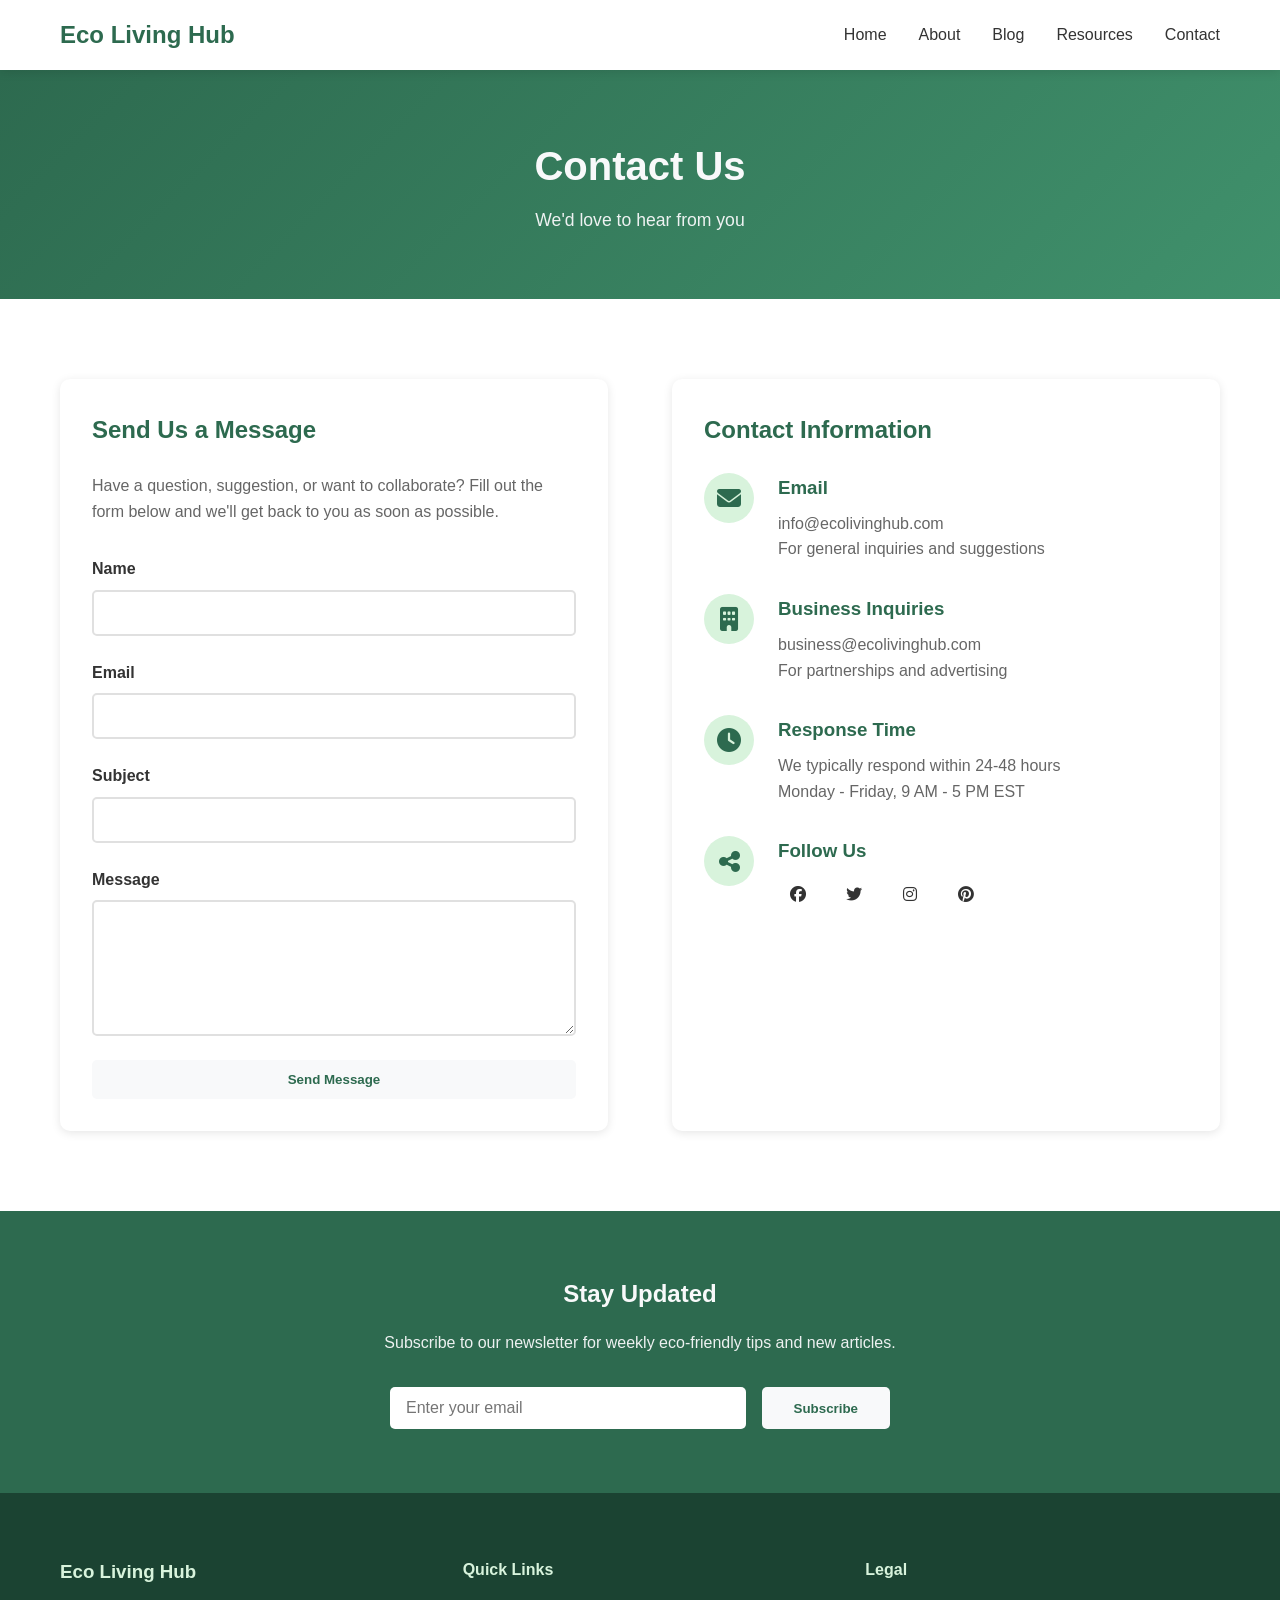
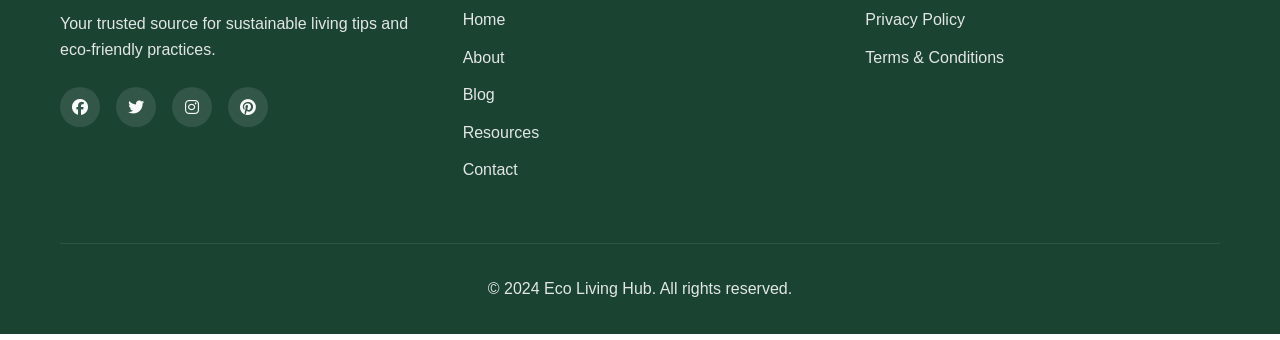
<file: contact.html>
<!DOCTYPE html>
<html lang="en">
<head>
    <meta charset="UTF-8">
    <meta name="viewport" content="width=device-width, initial-scale=1.0">
    <meta name="description" content="Contact Eco Living Hub for inquiries, suggestions, or collaboration opportunities. We'd love to hear from you!">
    <meta name="keywords" content="contact, get in touch, email, feedback, collaboration">
    <meta name="author" content="Eco Living Hub">
    <title>Contact Us - Eco Living Hub</title>
    <link rel="stylesheet" href="style/styles.css">
    <link rel="stylesheet" href="https://cdnjs.cloudflare.com/ajax/libs/font-awesome/6.4.0/css/all.min.css">
    <script async src="https://pagead2.googlesyndication.com/pagead/js/adsbygoogle.js?client=ca-pub-9865163912783459"
     crossorigin="anonymous"></script>
</head>
<body>
    <!-- Navigation -->
    <nav class="navbar">
        <div class="container">
            <div class="nav-brand">
                <a href="index.html">Eco Living Hub</a>
            </div>
            <button class="nav-toggle" aria-label="Toggle navigation">
                <span></span>
                <span></span>
                <span></span>
            </button>
            <ul class="nav-menu">
                <li><a href="index.html">Home</a></li>
                <li><a href="about.html">About</a></li>
                <li><a href="blog.html">Blog</a></li>
                <li><a href="resources.html">Resources</a></li>
                <li><a href="contact.html" class="active">Contact</a></li>
            </ul>
        </div>
    </nav>

    <!-- Contact Hero -->
    <header class="page-hero">
        <div class="container">
            <h1>Contact Us</h1>
            <p>We'd love to hear from you</p>
        </div>
    </header>

    <!-- Contact Content -->
    <section class="contact-content">
        <div class="container">
            <div class="contact-wrapper">
                <!-- Contact Form -->
                <div class="contact-form-section">
                    <h2>Send Us a Message</h2>
                    <p>Have a question, suggestion, or want to collaborate? Fill out the form below and we'll get back to you as soon as possible.</p>
                    <form class="contact-form">
                        <div class="form-group">
                            <label for="name">Name</label>
                            <input type="text" id="name" name="name" required>
                        </div>
                        <div class="form-group">
                            <label for="email">Email</label>
                            <input type="email" id="email" name="email" required>
                        </div>
                        <div class="form-group">
                            <label for="subject">Subject</label>
                            <input type="text" id="subject" name="subject" required>
                        </div>
                        <div class="form-group">
                            <label for="message">Message</label>
                            <textarea id="message" name="message" rows="6" required></textarea>
                        </div>
                        <button type="submit" class="btn btn-primary">Send Message</button>
                    </form>
                </div>

                <!-- Contact Info -->
                <div class="contact-info-section">
                    <h2>Contact Information</h2>
                    <div class="contact-info-item">
                        <div class="contact-icon">
                            <i class="fas fa-envelope"></i>
                        </div>
                        <div class="contact-details">
                            <h3>Email</h3>
                            <p>info@ecolivinghub.com</p>
                            <p>For general inquiries and suggestions</p>
                        </div>
                    </div>
                    <div class="contact-info-item">
                        <div class="contact-icon">
                            <i class="fas fa-building"></i>
                        </div>
                        <div class="contact-details">
                            <h3>Business Inquiries</h3>
                            <p>business@ecolivinghub.com</p>
                            <p>For partnerships and advertising</p>
                        </div>
                    </div>
                    <div class="contact-info-item">
                        <div class="contact-icon">
                            <i class="fas fa-clock"></i>
                        </div>
                        <div class="contact-details">
                            <h3>Response Time</h3>
                            <p>We typically respond within 24-48 hours</p>
                            <p>Monday - Friday, 9 AM - 5 PM EST</p>
                        </div>
                    </div>
                    <div class="contact-info-item">
                        <div class="contact-icon">
                            <i class="fas fa-share-alt"></i>
                        </div>
                        <div class="contact-details">
                            <h3>Follow Us</h3>
                            <div class="social-links">
                                <a href="#" aria-label="Facebook"><i class="fab fa-facebook"></i></a>
                                <a href="#" aria-label="Twitter"><i class="fab fa-twitter"></i></a>
                                <a href="#" aria-label="Instagram"><i class="fab fa-instagram"></i></a>
                                <a href="#" aria-label="Pinterest"><i class="fab fa-pinterest"></i></a>
                            </div>
                        </div>
                    </div>
                </div>
            </div>
        </div>
    </section>

    <!-- Newsletter -->
    <section class="newsletter">
        <div class="container">
            <h2>Stay Updated</h2>
            <p>Subscribe to our newsletter for weekly eco-friendly tips and new articles.</p>
            <form class="newsletter-form">
                <input type="email" placeholder="Enter your email" required>
                <button type="submit" class="btn btn-primary">Subscribe</button>
            </form>
        </div>
    </section>

    <!-- Footer -->
    <footer>
        <div class="container">
            <div class="footer-content">
                <div class="footer-section">
                    <h3>Eco Living Hub</h3>
                    <p>Your trusted source for sustainable living tips and eco-friendly practices.</p>
                    <div class="social-links">
                        <a href="#" aria-label="Facebook"><i class="fab fa-facebook"></i></a>
                        <a href="#" aria-label="Twitter"><i class="fab fa-twitter"></i></a>
                        <a href="#" aria-label="Instagram"><i class="fab fa-instagram"></i></a>
                        <a href="#" aria-label="Pinterest"><i class="fab fa-pinterest"></i></a>
                    </div>
                </div>
                <div class="footer-section">
                    <h4>Quick Links</h4>
                    <ul>
                        <li><a href="index.html">Home</a></li>
                        <li><a href="about.html">About</a></li>
                        <li><a href="blog.html">Blog</a></li>
                        <li><a href="resources.html">Resources</a></li>
                        <li><a href="contact.html">Contact</a></li>
                    </ul>
                </div>
                <div class="footer-section">
                    <h4>Legal</h4>
                    <ul>
                        <li><a href="privacy.html">Privacy Policy</a></li>
                        <li><a href="terms.html">Terms & Conditions</a></li>
                    </ul>
                </div>
            </div>
            <div class="footer-bottom">
                <p>&copy; 2024 Eco Living Hub. All rights reserved.</p>
            </div>
        </div>
    </footer>

    <script src="js/script.js"></script>
</body>
</html>
</file>
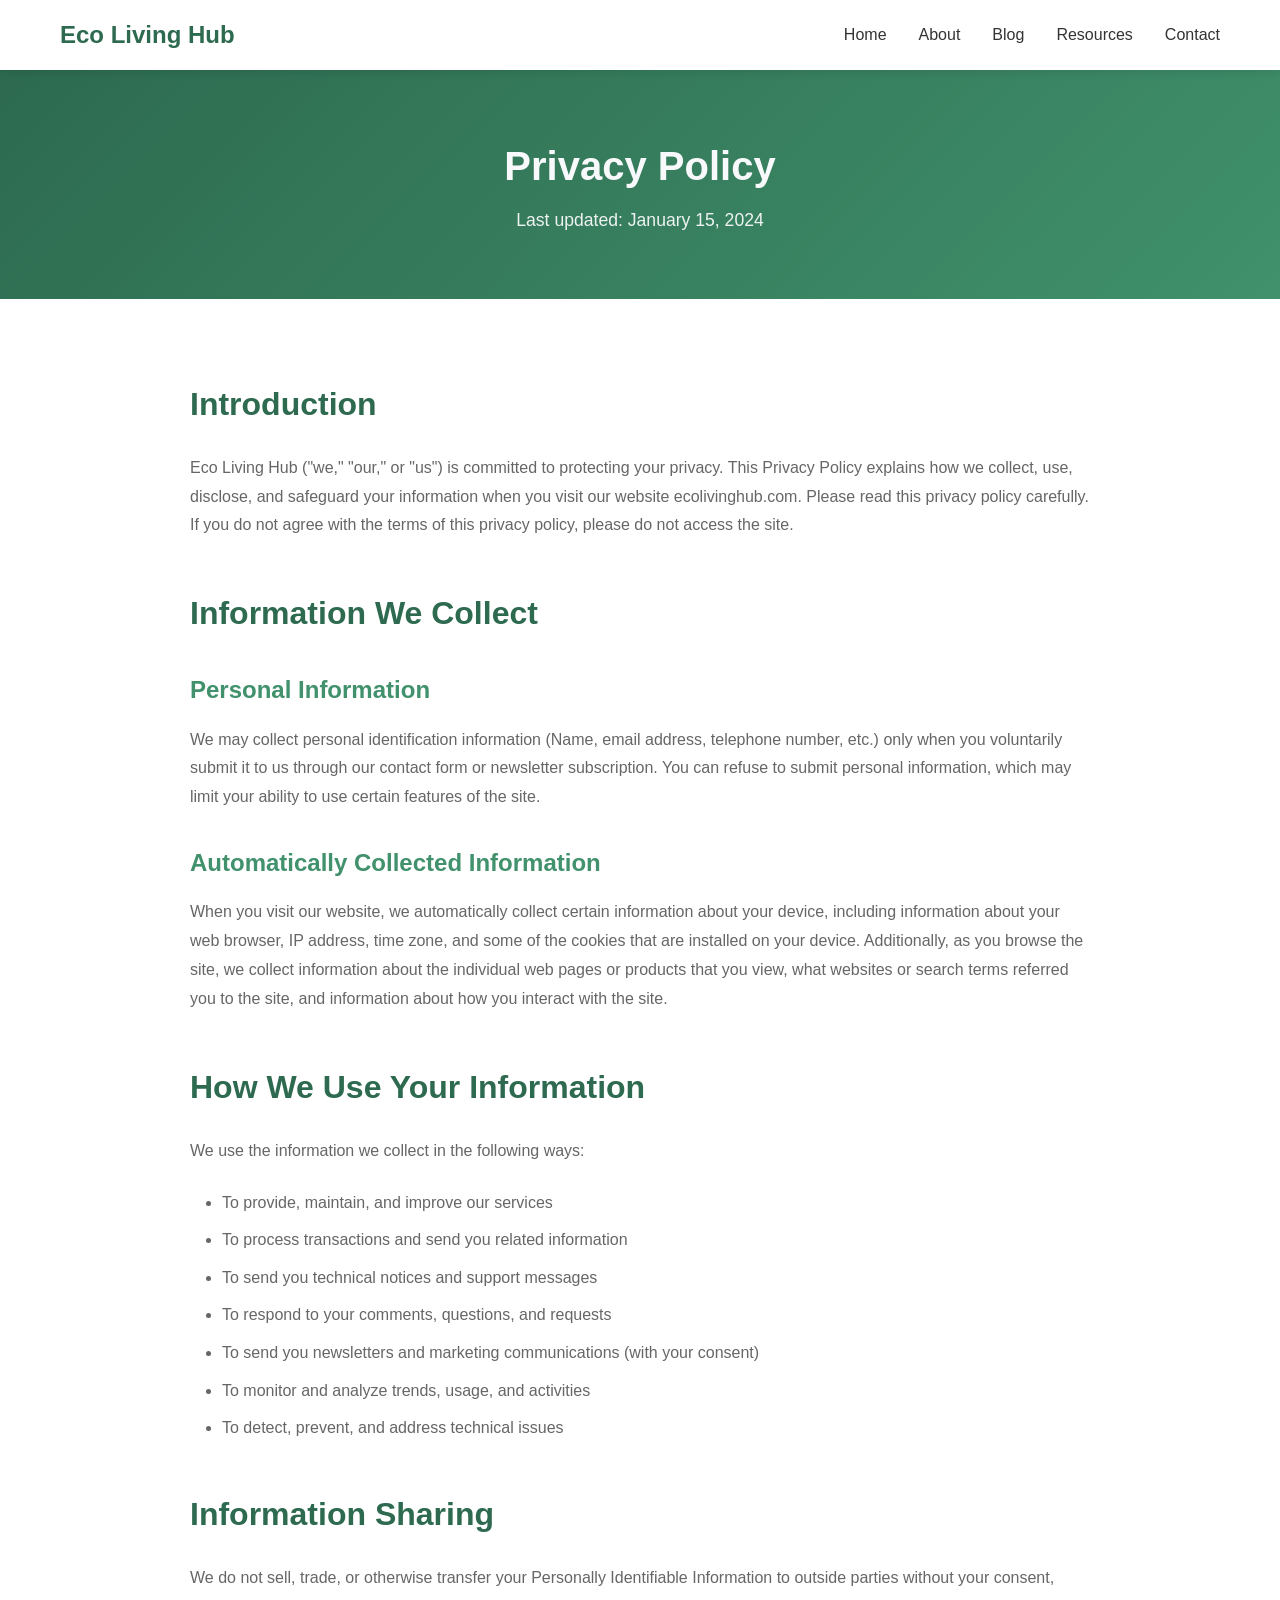
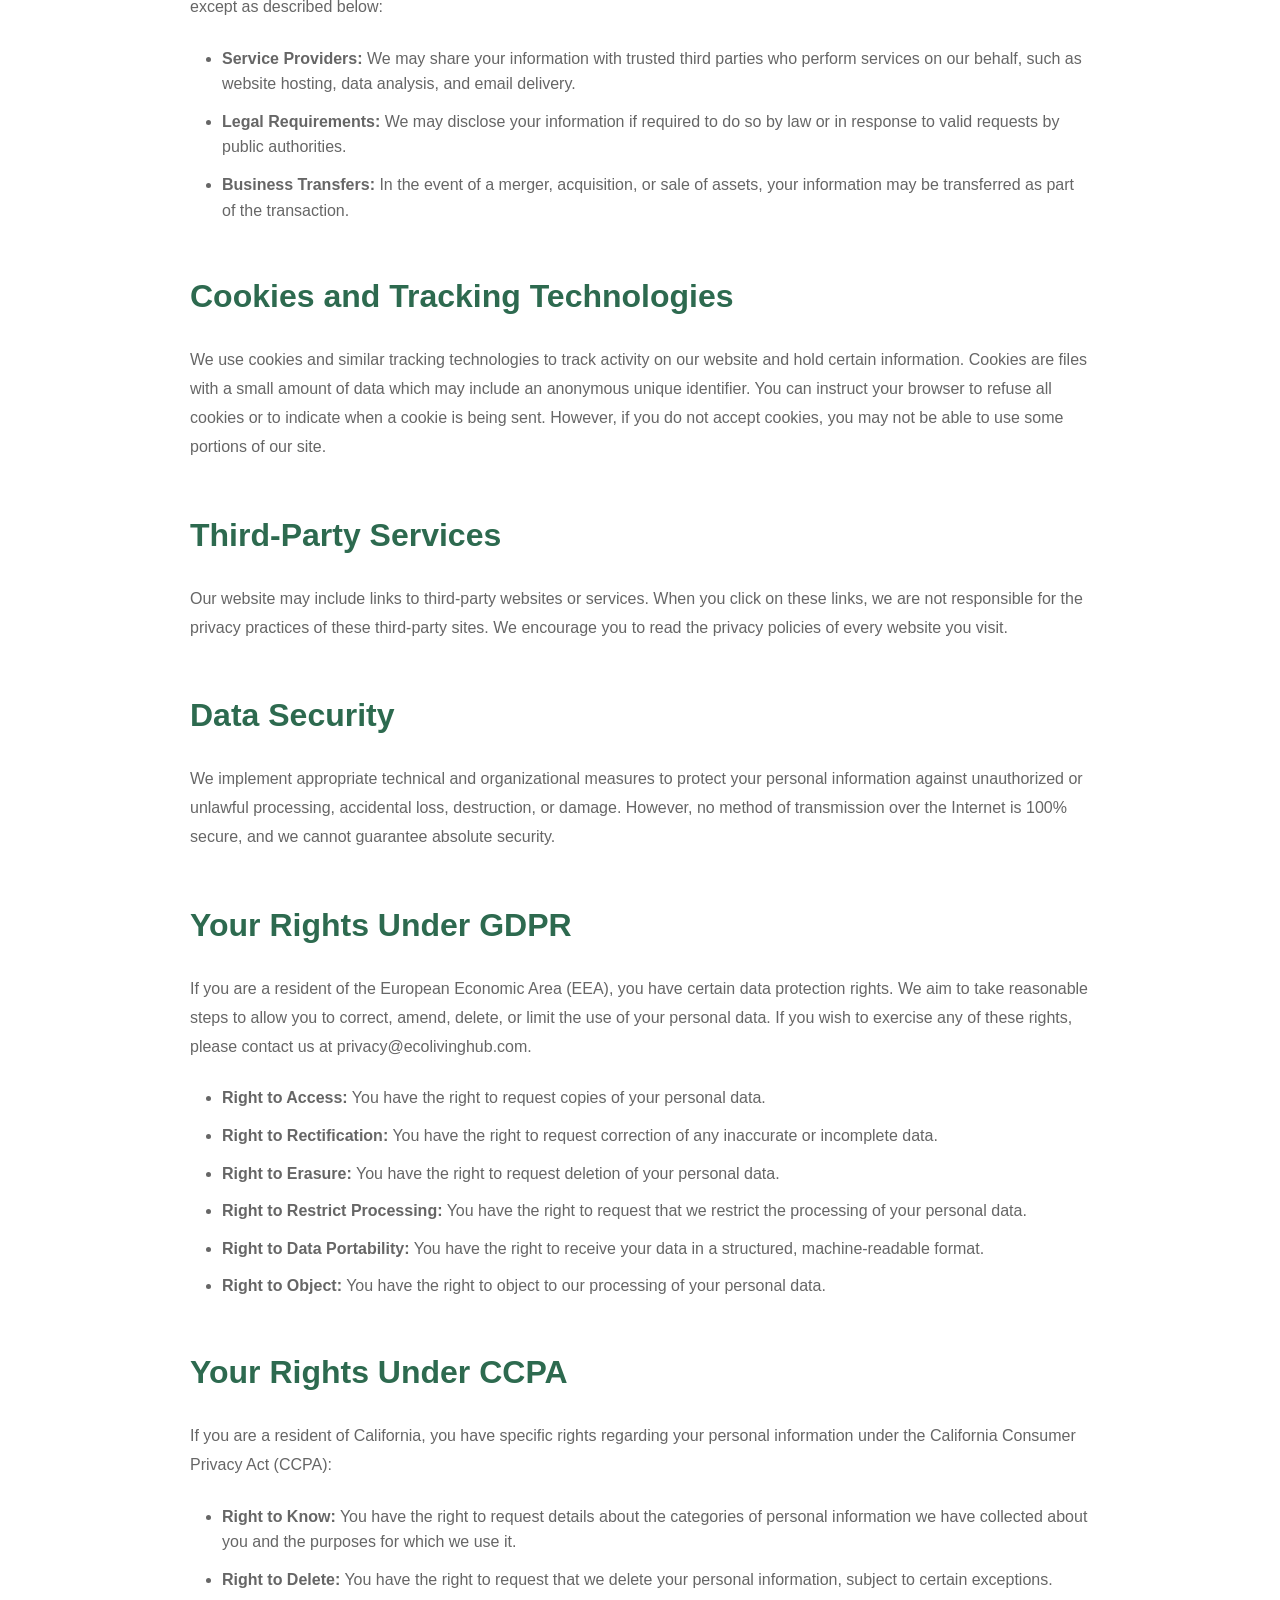
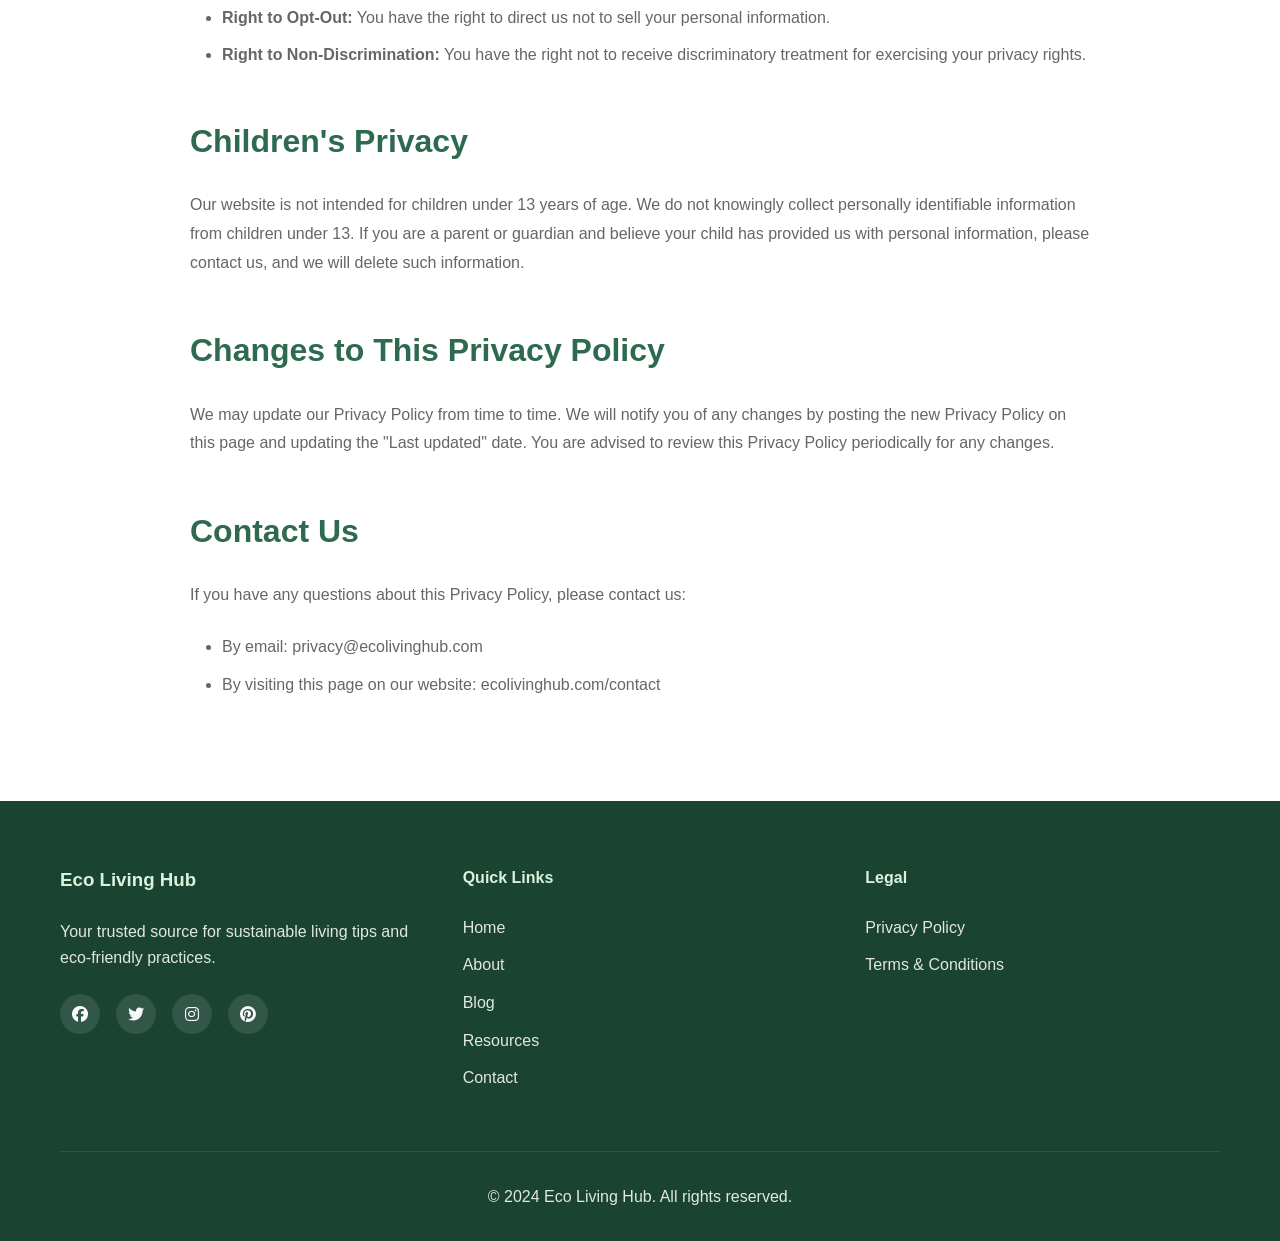
<file: privacy.html>
<!DOCTYPE html>
<html lang="en">
<head>
    <meta charset="UTF-8">
    <meta name="viewport" content="width=device-width, initial-scale=1.0">
    <meta name="description" content="Privacy Policy for Eco Living Hub - Learn how we collect, use, and protect your personal information in compliance with GDPR and CCPA.">
    <meta name="keywords" content="privacy policy, data protection, GDPR, CCPA, personal information">
    <meta name="author" content="Eco Living Hub">
    <title>Privacy Policy - Eco Living Hub</title>
    <link rel="stylesheet" href="style/styles.css">
    <link rel="stylesheet" href="https://cdnjs.cloudflare.com/ajax/libs/font-awesome/6.4.0/css/all.min.css">
    <script async src="https://pagead2.googlesyndication.com/pagead/js/adsbygoogle.js?client=ca-pub-9865163912783459"
     crossorigin="anonymous"></script>
</head>
<body>
    <!-- Navigation -->
    <nav class="navbar">
        <div class="container">
            <div class="nav-brand">
                <a href="index.html">Eco Living Hub</a>
            </div>
            <button class="nav-toggle" aria-label="Toggle navigation">
                <span></span>
                <span></span>
                <span></span>
            </button>
            <ul class="nav-menu">
                <li><a href="index.html">Home</a></li>
                <li><a href="about.html">About</a></li>
                <li><a href="blog.html">Blog</a></li>
                <li><a href="resources.html">Resources</a></li>
                <li><a href="contact.html">Contact</a></li>
            </ul>
        </div>
    </nav>

    <!-- Privacy Policy Hero -->
    <header class="page-hero">
        <div class="container">
            <h1>Privacy Policy</h1>
            <p>Last updated: January 15, 2024</p>
        </div>
    </header>

    <!-- Privacy Policy Content -->
    <section class="policy-content">
        <div class="container">
            <div class="policy-text">
                <h2>Introduction</h2>
                <p>Eco Living Hub ("we," "our," or "us") is committed to protecting your privacy. This Privacy Policy explains how we collect, use, disclose, and safeguard your information when you visit our website ecolivinghub.com. Please read this privacy policy carefully. If you do not agree with the terms of this privacy policy, please do not access the site.</p>

                <h2>Information We Collect</h2>
                <h3>Personal Information</h3>
                <p>We may collect personal identification information (Name, email address, telephone number, etc.) only when you voluntarily submit it to us through our contact form or newsletter subscription. You can refuse to submit personal information, which may limit your ability to use certain features of the site.</p>

                <h3>Automatically Collected Information</h3>
                <p>When you visit our website, we automatically collect certain information about your device, including information about your web browser, IP address, time zone, and some of the cookies that are installed on your device. Additionally, as you browse the site, we collect information about the individual web pages or products that you view, what websites or search terms referred you to the site, and information about how you interact with the site.</p>

                <h2>How We Use Your Information</h2>
                <p>We use the information we collect in the following ways:</p>
                <ul>
                    <li>To provide, maintain, and improve our services</li>
                    <li>To process transactions and send you related information</li>
                    <li>To send you technical notices and support messages</li>
                    <li>To respond to your comments, questions, and requests</li>
                    <li>To send you newsletters and marketing communications (with your consent)</li>
                    <li>To monitor and analyze trends, usage, and activities</li>
                    <li>To detect, prevent, and address technical issues</li>
                </ul>

                <h2>Information Sharing</h2>
                <p>We do not sell, trade, or otherwise transfer your Personally Identifiable Information to outside parties without your consent, except as described below:</p>
                <ul>
                    <li><strong>Service Providers:</strong> We may share your information with trusted third parties who perform services on our behalf, such as website hosting, data analysis, and email delivery.</li>
                    <li><strong>Legal Requirements:</strong> We may disclose your information if required to do so by law or in response to valid requests by public authorities.</li>
                    <li><strong>Business Transfers:</strong> In the event of a merger, acquisition, or sale of assets, your information may be transferred as part of the transaction.</li>
                </ul>

                <h2>Cookies and Tracking Technologies</h2>
                <p>We use cookies and similar tracking technologies to track activity on our website and hold certain information. Cookies are files with a small amount of data which may include an anonymous unique identifier. You can instruct your browser to refuse all cookies or to indicate when a cookie is being sent. However, if you do not accept cookies, you may not be able to use some portions of our site.</p>

                <h2>Third-Party Services</h2>
                <p>Our website may include links to third-party websites or services. When you click on these links, we are not responsible for the privacy practices of these third-party sites. We encourage you to read the privacy policies of every website you visit.</p>

                <h2>Data Security</h2>
                <p>We implement appropriate technical and organizational measures to protect your personal information against unauthorized or unlawful processing, accidental loss, destruction, or damage. However, no method of transmission over the Internet is 100% secure, and we cannot guarantee absolute security.</p>

                <h2>Your Rights Under GDPR</h2>
                <p>If you are a resident of the European Economic Area (EEA), you have certain data protection rights. We aim to take reasonable steps to allow you to correct, amend, delete, or limit the use of your personal data. If you wish to exercise any of these rights, please contact us at privacy@ecolivinghub.com.</p>
                <ul>
                    <li><strong>Right to Access:</strong> You have the right to request copies of your personal data.</li>
                    <li><strong>Right to Rectification:</strong> You have the right to request correction of any inaccurate or incomplete data.</li>
                    <li><strong>Right to Erasure:</strong> You have the right to request deletion of your personal data.</li>
                    <li><strong>Right to Restrict Processing:</strong> You have the right to request that we restrict the processing of your personal data.</li>
                    <li><strong>Right to Data Portability:</strong> You have the right to receive your data in a structured, machine-readable format.</li>
                    <li><strong>Right to Object:</strong> You have the right to object to our processing of your personal data.</li>
                </ul>

                <h2>Your Rights Under CCPA</h2>
                <p>If you are a resident of California, you have specific rights regarding your personal information under the California Consumer Privacy Act (CCPA):</p>
                <ul>
                    <li><strong>Right to Know:</strong> You have the right to request details about the categories of personal information we have collected about you and the purposes for which we use it.</li>
                    <li><strong>Right to Delete:</strong> You have the right to request that we delete your personal information, subject to certain exceptions.</li>
                    <li><strong>Right to Opt-Out:</strong> You have the right to direct us not to sell your personal information.</li>
                    <li><strong>Right to Non-Discrimination:</strong> You have the right not to receive discriminatory treatment for exercising your privacy rights.</li>
                </ul>

                <h2>Children's Privacy</h2>
                <p>Our website is not intended for children under 13 years of age. We do not knowingly collect personally identifiable information from children under 13. If you are a parent or guardian and believe your child has provided us with personal information, please contact us, and we will delete such information.</p>

                <h2>Changes to This Privacy Policy</h2>
                <p>We may update our Privacy Policy from time to time. We will notify you of any changes by posting the new Privacy Policy on this page and updating the "Last updated" date. You are advised to review this Privacy Policy periodically for any changes.</p>

                <h2>Contact Us</h2>
                <p>If you have any questions about this Privacy Policy, please contact us:</p>
                <ul>
                    <li>By email: privacy@ecolivinghub.com</li>
                    <li>By visiting this page on our website: ecolivinghub.com/contact</li>
                </ul>
            </div>
        </div>
    </section>

    <!-- Footer -->
    <footer>
        <div class="container">
            <div class="footer-content">
                <div class="footer-section">
                    <h3>Eco Living Hub</h3>
                    <p>Your trusted source for sustainable living tips and eco-friendly practices.</p>
                    <div class="social-links">
                        <a href="#" aria-label="Facebook"><i class="fab fa-facebook"></i></a>
                        <a href="#" aria-label="Twitter"><i class="fab fa-twitter"></i></a>
                        <a href="#" aria-label="Instagram"><i class="fab fa-instagram"></i></a>
                        <a href="#" aria-label="Pinterest"><i class="fab fa-pinterest"></i></a>
                    </div>
                </div>
                <div class="footer-section">
                    <h4>Quick Links</h4>
                    <ul>
                        <li><a href="index.html">Home</a></li>
                        <li><a href="about.html">About</a></li>
                        <li><a href="blog.html">Blog</a></li>
                        <li><a href="resources.html">Resources</a></li>
                        <li><a href="contact.html">Contact</a></li>
                    </ul>
                </div>
                <div class="footer-section">
                    <h4>Legal</h4>
                    <ul>
                        <li><a href="privacy.html">Privacy Policy</a></li>
                        <li><a href="terms.html">Terms & Conditions</a></li>
                    </ul>
                </div>
            </div>
            <div class="footer-bottom">
                <p>&copy; 2024 Eco Living Hub. All rights reserved.</p>
            </div>
        </div>
    </footer>

    <script src="js/script.js"></script>
</body>
</html>
</file>
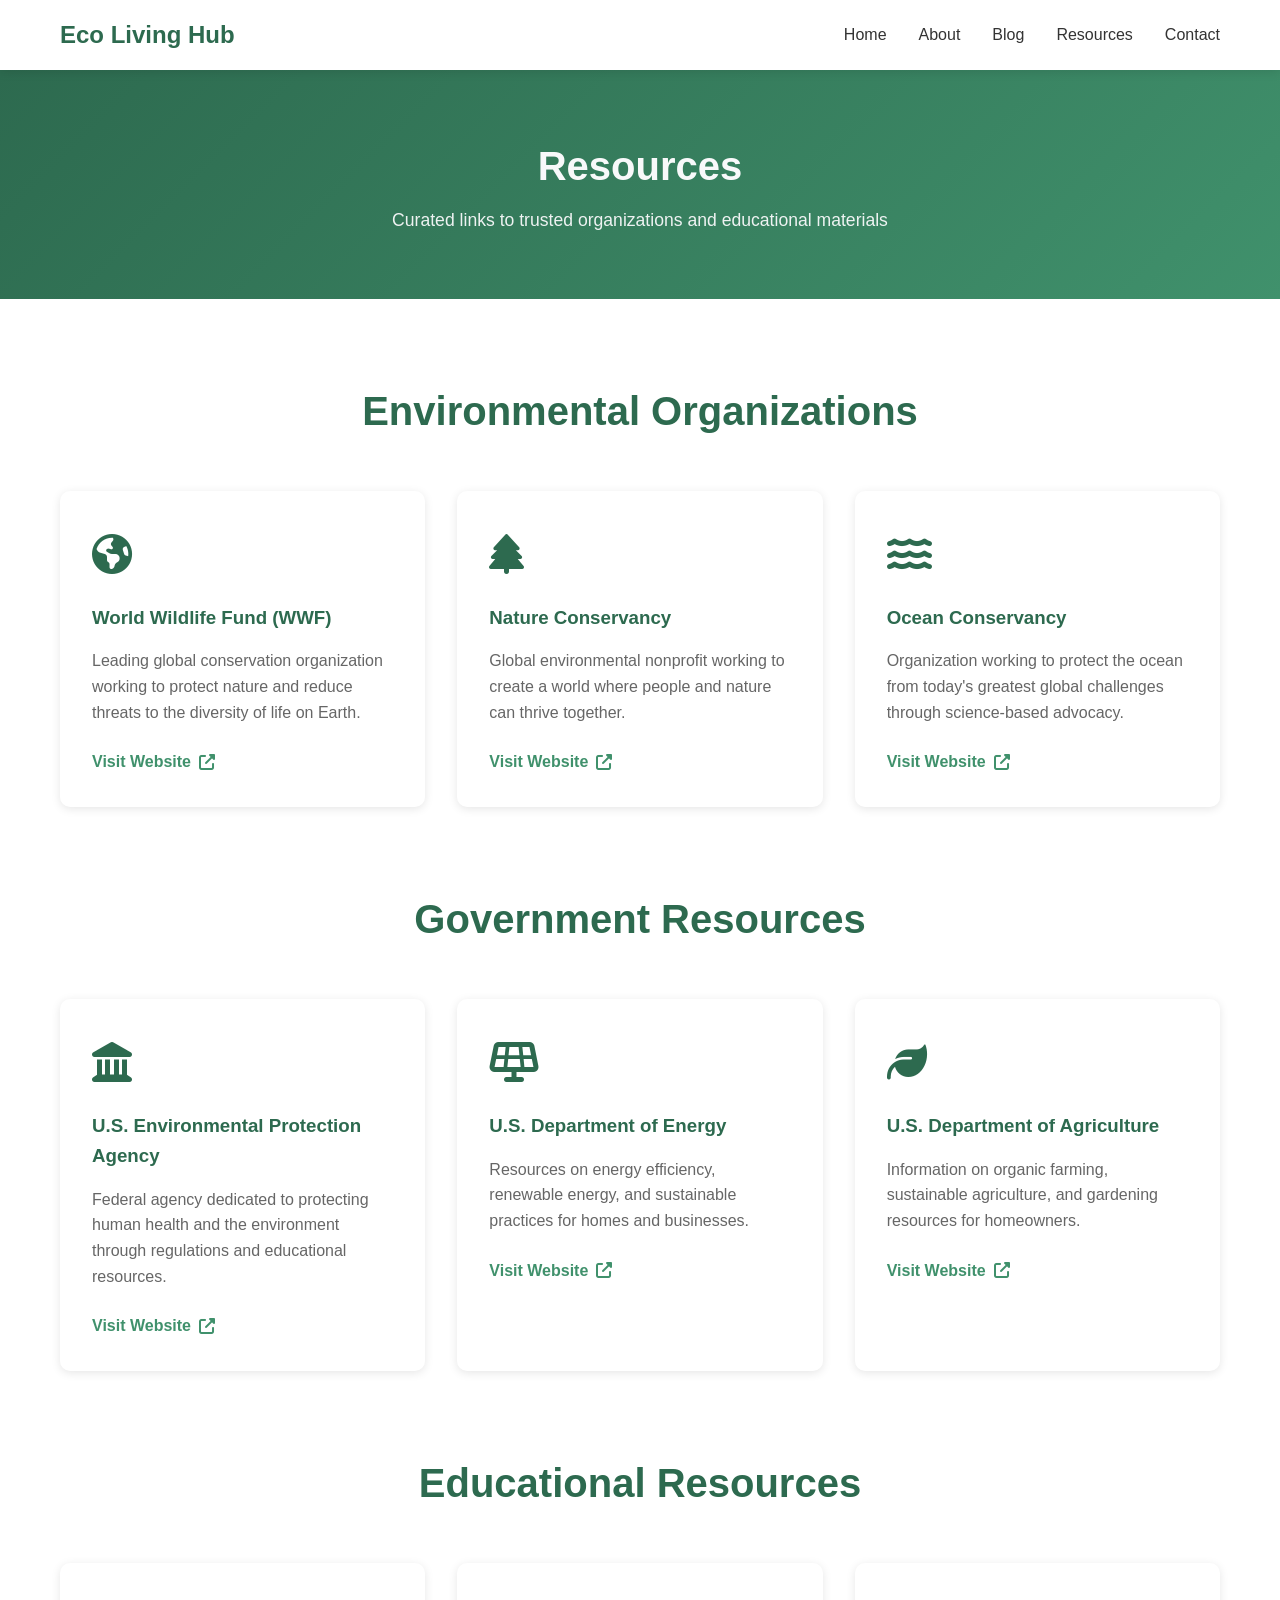
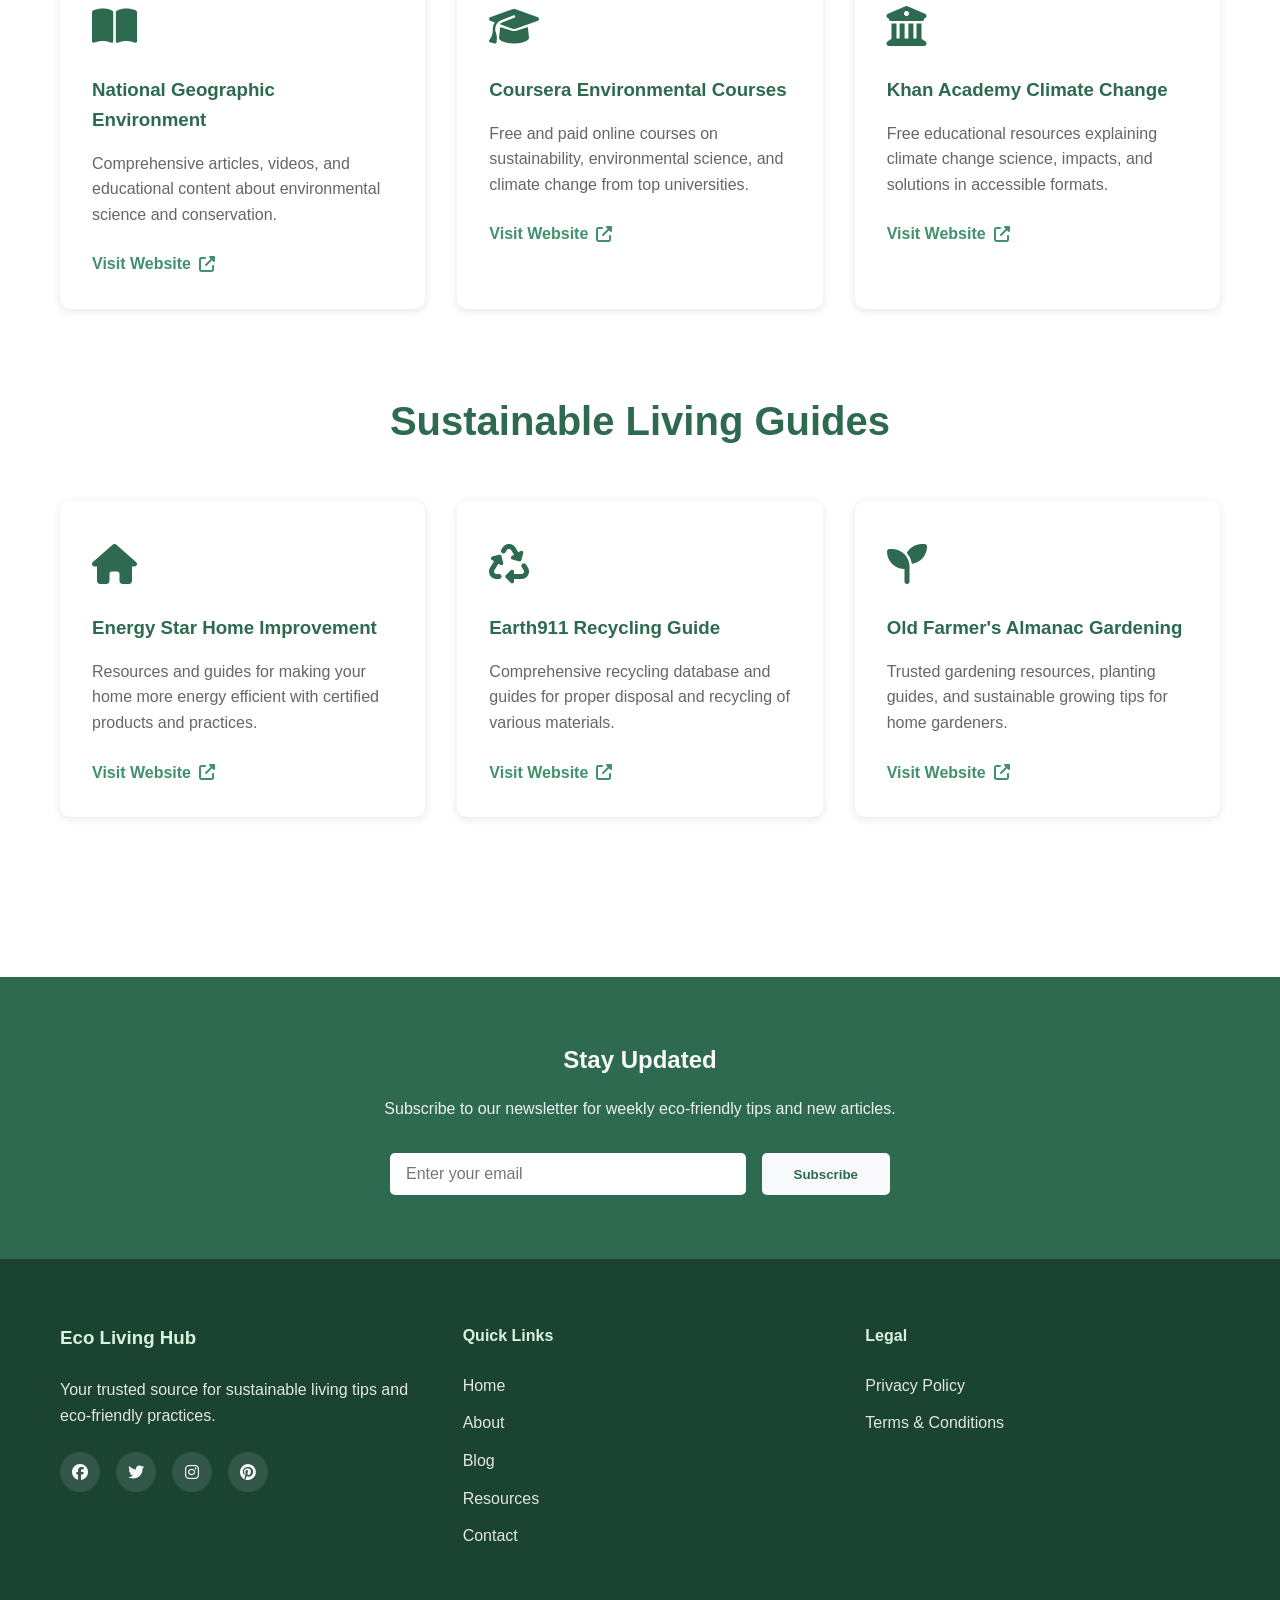
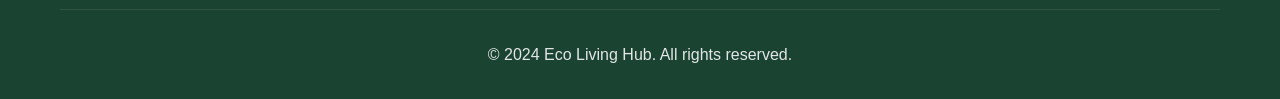
<file: resources.html>
<!DOCTYPE html>
<html lang="en">
<head>
    <meta charset="UTF-8">
    <meta name="viewport" content="width=device-width, initial-scale=1.0">
    <meta name="description" content="Access our curated list of trusted environmental organizations, government resources, and educational materials for sustainable living.">
    <meta name="keywords" content="resources, environmental organizations, sustainability resources, green organizations, eco-friendly resources">
    <meta name="author" content="Eco Living Hub">
    <title>Resources - Eco Living Hub</title>
    <link rel="stylesheet" href="style/styles.css">
    <link rel="stylesheet" href="https://cdnjs.cloudflare.com/ajax/libs/font-awesome/6.4.0/css/all.min.css">
    <script async src="https://pagead2.googlesyndication.com/pagead/js/adsbygoogle.js?client=ca-pub-9865163912783459"
     crossorigin="anonymous"></script>
</head>
<body>
    <!-- Navigation -->
    <nav class="navbar">
        <div class="container">
            <div class="nav-brand">
                <a href="index.html">Eco Living Hub</a>
            </div>
            <button class="nav-toggle" aria-label="Toggle navigation">
                <span></span>
                <span></span>
                <span></span>
            </button>
            <ul class="nav-menu">
                <li><a href="index.html">Home</a></li>
                <li><a href="about.html">About</a></li>
                <li><a href="blog.html">Blog</a></li>
                <li><a href="resources.html" class="active">Resources</a></li>
                <li><a href="contact.html">Contact</a></li>
            </ul>
        </div>
    </nav>

    <!-- Resources Hero -->
    <header class="page-hero">
        <div class="container">
            <h1>Resources</h1>
            <p>Curated links to trusted organizations and educational materials</p>
        </div>
    </header>

    <!-- Resources Content -->
    <section class="resources-content">
        <div class="container">
            <!-- Environmental Organizations -->
            <div class="resource-section">
                <h2 class="section-title">Environmental Organizations</h2>
                <div class="resource-grid">
                    <div class="resource-card">
                        <div class="resource-icon">
                            <i class="fas fa-globe-americas"></i>
                        </div>
                        <h3>World Wildlife Fund (WWF)</h3>
                        <p>Leading global conservation organization working to protect nature and reduce threats to the diversity of life on Earth.</p>
                        <a href="https://www.worldwildlife.org" target="_blank" rel="noopener noreferrer" class="resource-link">Visit Website <i class="fas fa-external-link-alt"></i></a>
                    </div>
                    <div class="resource-card">
                        <div class="resource-icon">
                            <i class="fas fa-tree"></i>
                        </div>
                        <h3>Nature Conservancy</h3>
                        <p>Global environmental nonprofit working to create a world where people and nature can thrive together.</p>
                        <a href="https://www.nature.org" target="_blank" rel="noopener noreferrer" class="resource-link">Visit Website <i class="fas fa-external-link-alt"></i></a>
                    </div>
                    <div class="resource-card">
                        <div class="resource-icon">
                            <i class="fas fa-water"></i>
                        </div>
                        <h3>Ocean Conservancy</h3>
                        <p>Organization working to protect the ocean from today's greatest global challenges through science-based advocacy.</p>
                        <a href="https://oceanconservancy.org" target="_blank" rel="noopener noreferrer" class="resource-link">Visit Website <i class="fas fa-external-link-alt"></i></a>
                    </div>
                </div>
            </div>

            <!-- Government Resources -->
            <div class="resource-section">
                <h2 class="section-title">Government Resources</h2>
                <div class="resource-grid">
                    <div class="resource-card">
                        <div class="resource-icon">
                            <i class="fas fa-landmark"></i>
                        </div>
                        <h3>U.S. Environmental Protection Agency</h3>
                        <p>Federal agency dedicated to protecting human health and the environment through regulations and educational resources.</p>
                        <a href="https://www.epa.gov" target="_blank" rel="noopener noreferrer" class="resource-link">Visit Website <i class="fas fa-external-link-alt"></i></a>
                    </div>
                    <div class="resource-card">
                        <div class="resource-icon">
                            <i class="fas fa-solar-panel"></i>
                        </div>
                        <h3>U.S. Department of Energy</h3>
                        <p>Resources on energy efficiency, renewable energy, and sustainable practices for homes and businesses.</p>
                        <a href="https://www.energy.gov" target="_blank" rel="noopener noreferrer" class="resource-link">Visit Website <i class="fas fa-external-link-alt"></i></a>
                    </div>
                    <div class="resource-card">
                        <div class="resource-icon">
                            <i class="fas fa-leaf"></i>
                        </div>
                        <h3>U.S. Department of Agriculture</h3>
                        <p>Information on organic farming, sustainable agriculture, and gardening resources for homeowners.</p>
                        <a href="https://www.usda.gov" target="_blank" rel="noopener noreferrer" class="resource-link">Visit Website <i class="fas fa-external-link-alt"></i></a>
                    </div>
                </div>
            </div>

            <!-- Educational Resources -->
            <div class="resource-section">
                <h2 class="section-title">Educational Resources</h2>
                <div class="resource-grid">
                    <div class="resource-card">
                        <div class="resource-icon">
                            <i class="fas fa-book-open"></i>
                        </div>
                        <h3>National Geographic Environment</h3>
                        <p>Comprehensive articles, videos, and educational content about environmental science and conservation.</p>
                        <a href="https://www.nationalgeographic.com/environment" target="_blank" rel="noopener noreferrer" class="resource-link">Visit Website <i class="fas fa-external-link-alt"></i></a>
                    </div>
                    <div class="resource-card">
                        <div class="resource-icon">
                            <i class="fas fa-graduation-cap"></i>
                        </div>
                        <h3>Coursera Environmental Courses</h3>
                        <p>Free and paid online courses on sustainability, environmental science, and climate change from top universities.</p>
                        <a href="https://www.coursera.org/browse/environmental-science" target="_blank" rel="noopener noreferrer" class="resource-link">Visit Website <i class="fas fa-external-link-alt"></i></a>
                    </div>
                    <div class="resource-card">
                        <div class="resource-icon">
                            <i class="fas fa-university"></i>
                        </div>
                        <h3>Khan Academy Climate Change</h3>
                        <p>Free educational resources explaining climate change science, impacts, and solutions in accessible formats.</p>
                        <a href="https://www.khanacademy.org/science/ap-biology/ecology-ap/0-1-introduction-to-ecology-ap/a/introduction-to-climate-change" target="_blank" rel="noopener noreferrer" class="resource-link">Visit Website <i class="fas fa-external-link-alt"></i></a>
                    </div>
                </div>
            </div>

            <!-- Sustainable Living Guides -->
            <div class="resource-section">
                <h2 class="section-title">Sustainable Living Guides</h2>
                <div class="resource-grid">
                    <div class="resource-card">
                        <div class="resource-icon">
                            <i class="fas fa-home"></i>
                        </div>
                        <h3>Energy Star Home Improvement</h3>
                        <p>Resources and guides for making your home more energy efficient with certified products and practices.</p>
                        <a href="https://www.energystar.gov/home-improvement" target="_blank" rel="noopener noreferrer" class="resource-link">Visit Website <i class="fas fa-external-link-alt"></i></a>
                    </div>
                    <div class="resource-card">
                        <div class="resource-icon">
                            <i class="fas fa-recycle"></i>
                        </div>
                        <h3>Earth911 Recycling Guide</h3>
                        <p>Comprehensive recycling database and guides for proper disposal and recycling of various materials.</p>
                        <a href="https://earth911.com" target="_blank" rel="noopener noreferrer" class="resource-link">Visit Website <i class="fas fa-external-link-alt"></i></a>
                    </div>
                    <div class="resource-card">
                        <div class="resource-icon">
                            <i class="fas fa-seedling"></i>
                        </div>
                        <h3>Old Farmer's Almanac Gardening</h3>
                        <p>Trusted gardening resources, planting guides, and sustainable growing tips for home gardeners.</p>
                        <a href="https://www.almanac.com/gardening" target="_blank" rel="noopener noreferrer" class="resource-link">Visit Website <i class="fas fa-external-link-alt"></i></a>
                    </div>
                </div>
            </div>
        </div>
    </section>

    <!-- Newsletter -->
    <section class="newsletter">
        <div class="container">
            <h2>Stay Updated</h2>
            <p>Subscribe to our newsletter for weekly eco-friendly tips and new articles.</p>
            <form class="newsletter-form">
                <input type="email" placeholder="Enter your email" required>
                <button type="submit" class="btn btn-primary">Subscribe</button>
            </form>
        </div>
    </section>

    <!-- Footer -->
    <footer>
        <div class="container">
            <div class="footer-content">
                <div class="footer-section">
                    <h3>Eco Living Hub</h3>
                    <p>Your trusted source for sustainable living tips and eco-friendly practices.</p>
                    <div class="social-links">
                        <a href="#" aria-label="Facebook"><i class="fab fa-facebook"></i></a>
                        <a href="#" aria-label="Twitter"><i class="fab fa-twitter"></i></a>
                        <a href="#" aria-label="Instagram"><i class="fab fa-instagram"></i></a>
                        <a href="#" aria-label="Pinterest"><i class="fab fa-pinterest"></i></a>
                    </div>
                </div>
                <div class="footer-section">
                    <h4>Quick Links</h4>
                    <ul>
                        <li><a href="index.html">Home</a></li>
                        <li><a href="about.html">About</a></li>
                        <li><a href="blog.html">Blog</a></li>
                        <li><a href="resources.html">Resources</a></li>
                        <li><a href="contact.html">Contact</a></li>
                    </ul>
                </div>
                <div class="footer-section">
                    <h4>Legal</h4>
                    <ul>
                        <li><a href="privacy.html">Privacy Policy</a></li>
                        <li><a href="terms.html">Terms & Conditions</a></li>
                    </ul>
                </div>
            </div>
            <div class="footer-bottom">
                <p>&copy; 2024 Eco Living Hub. All rights reserved.</p>
            </div>
        </div>
    </footer>

    <script src="js/script.js"></script>
</body>
</html>
</file>
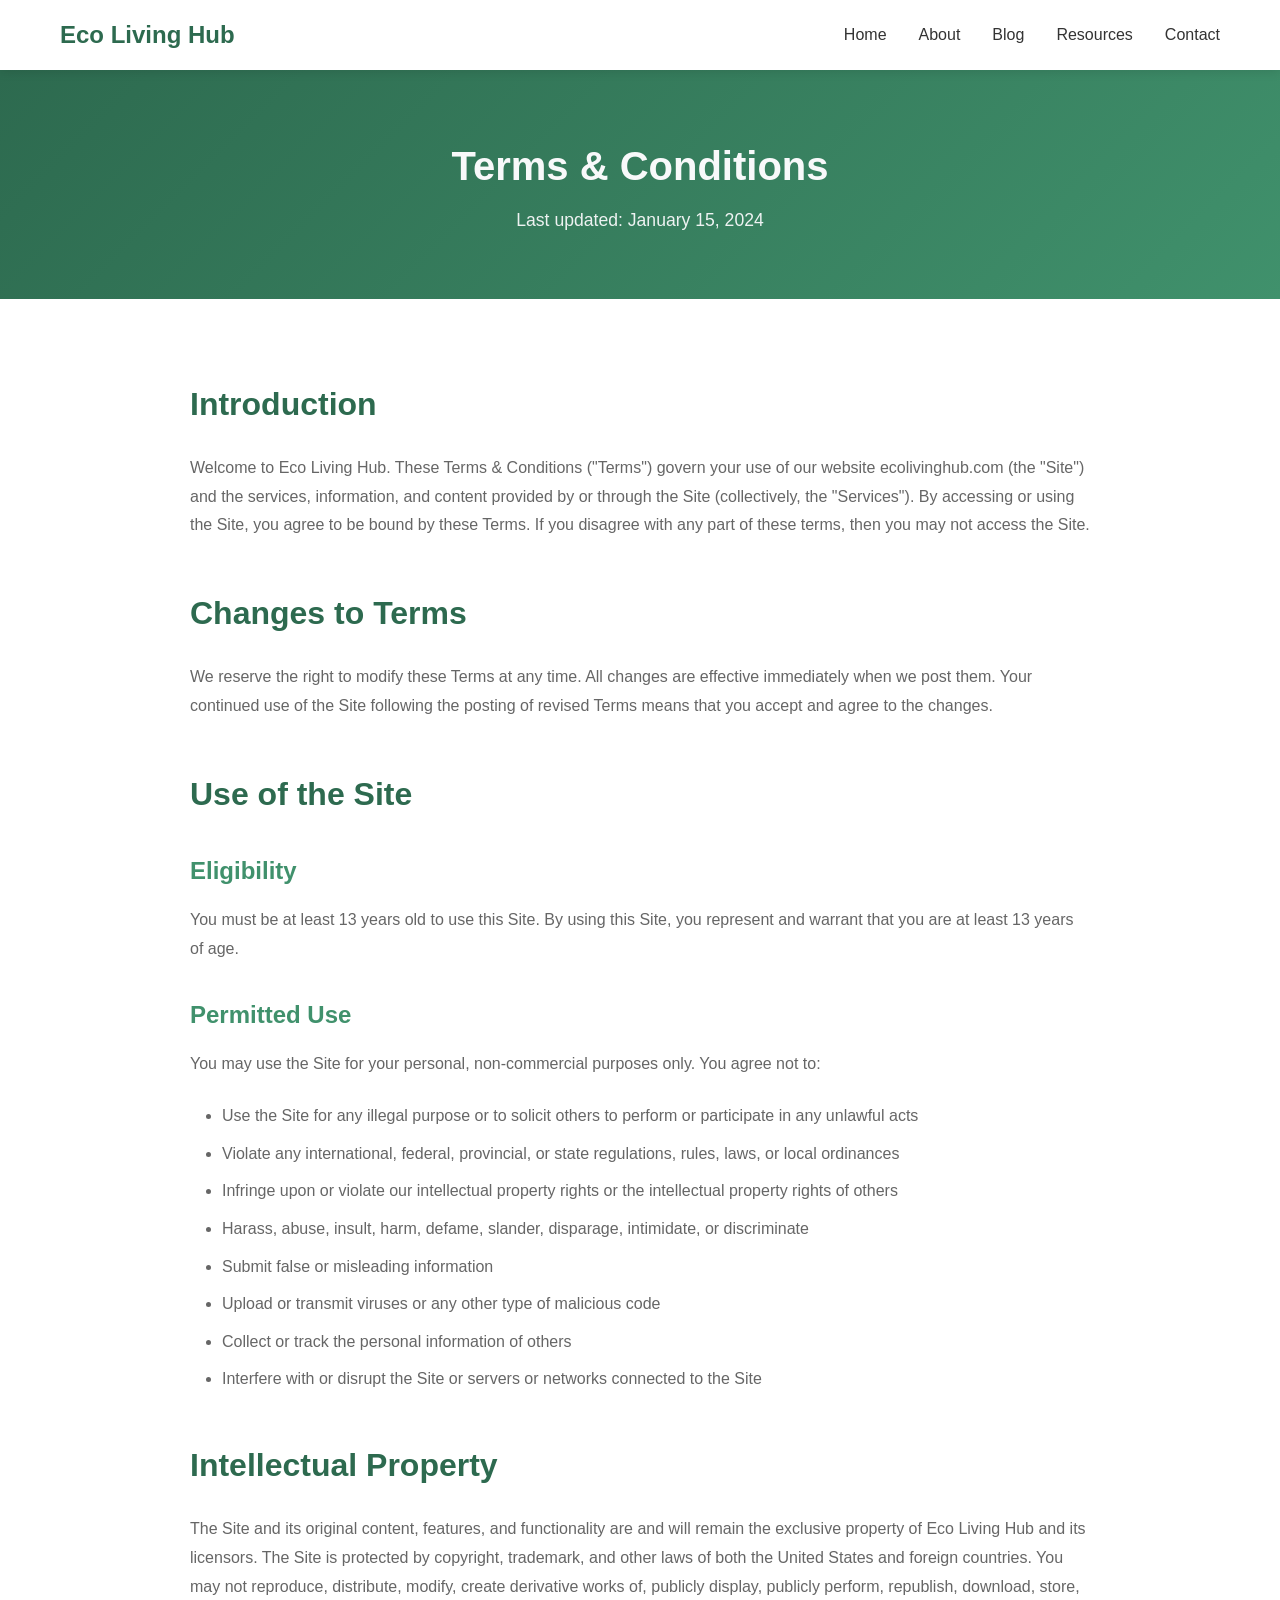
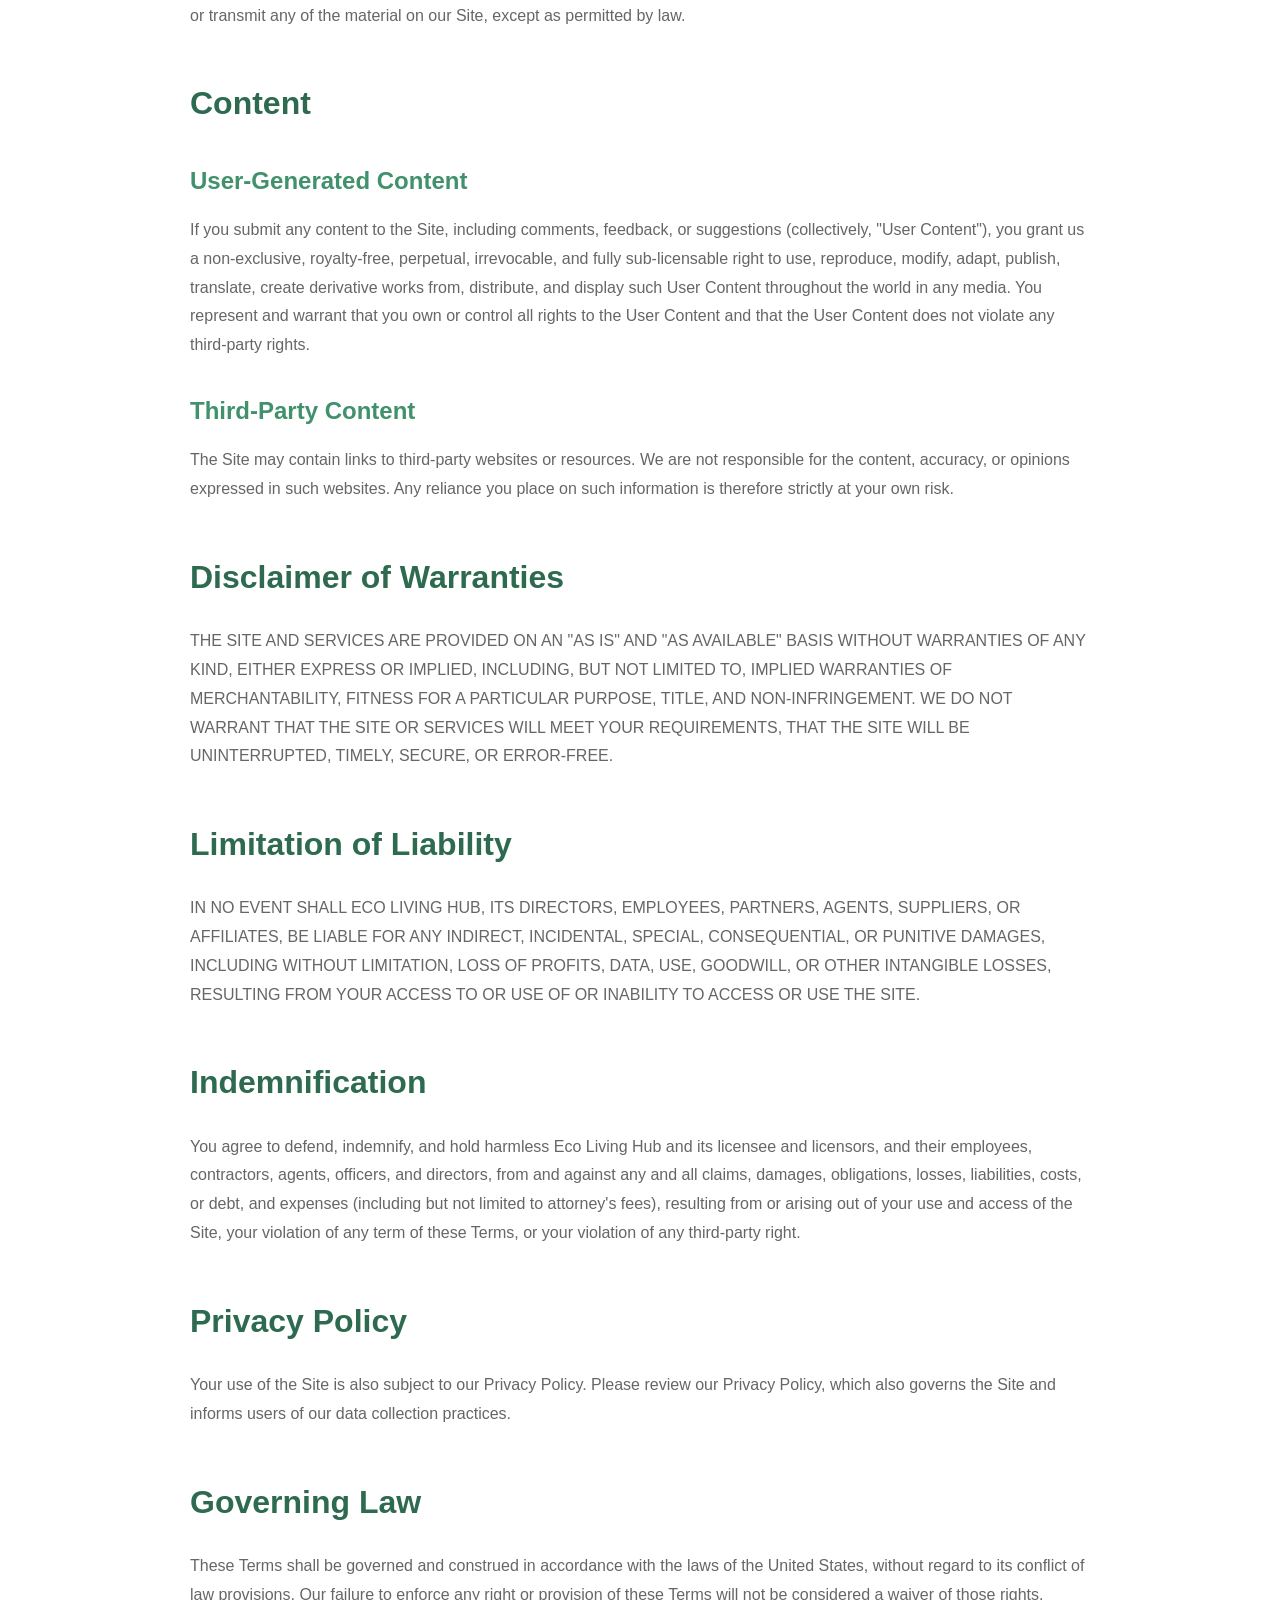
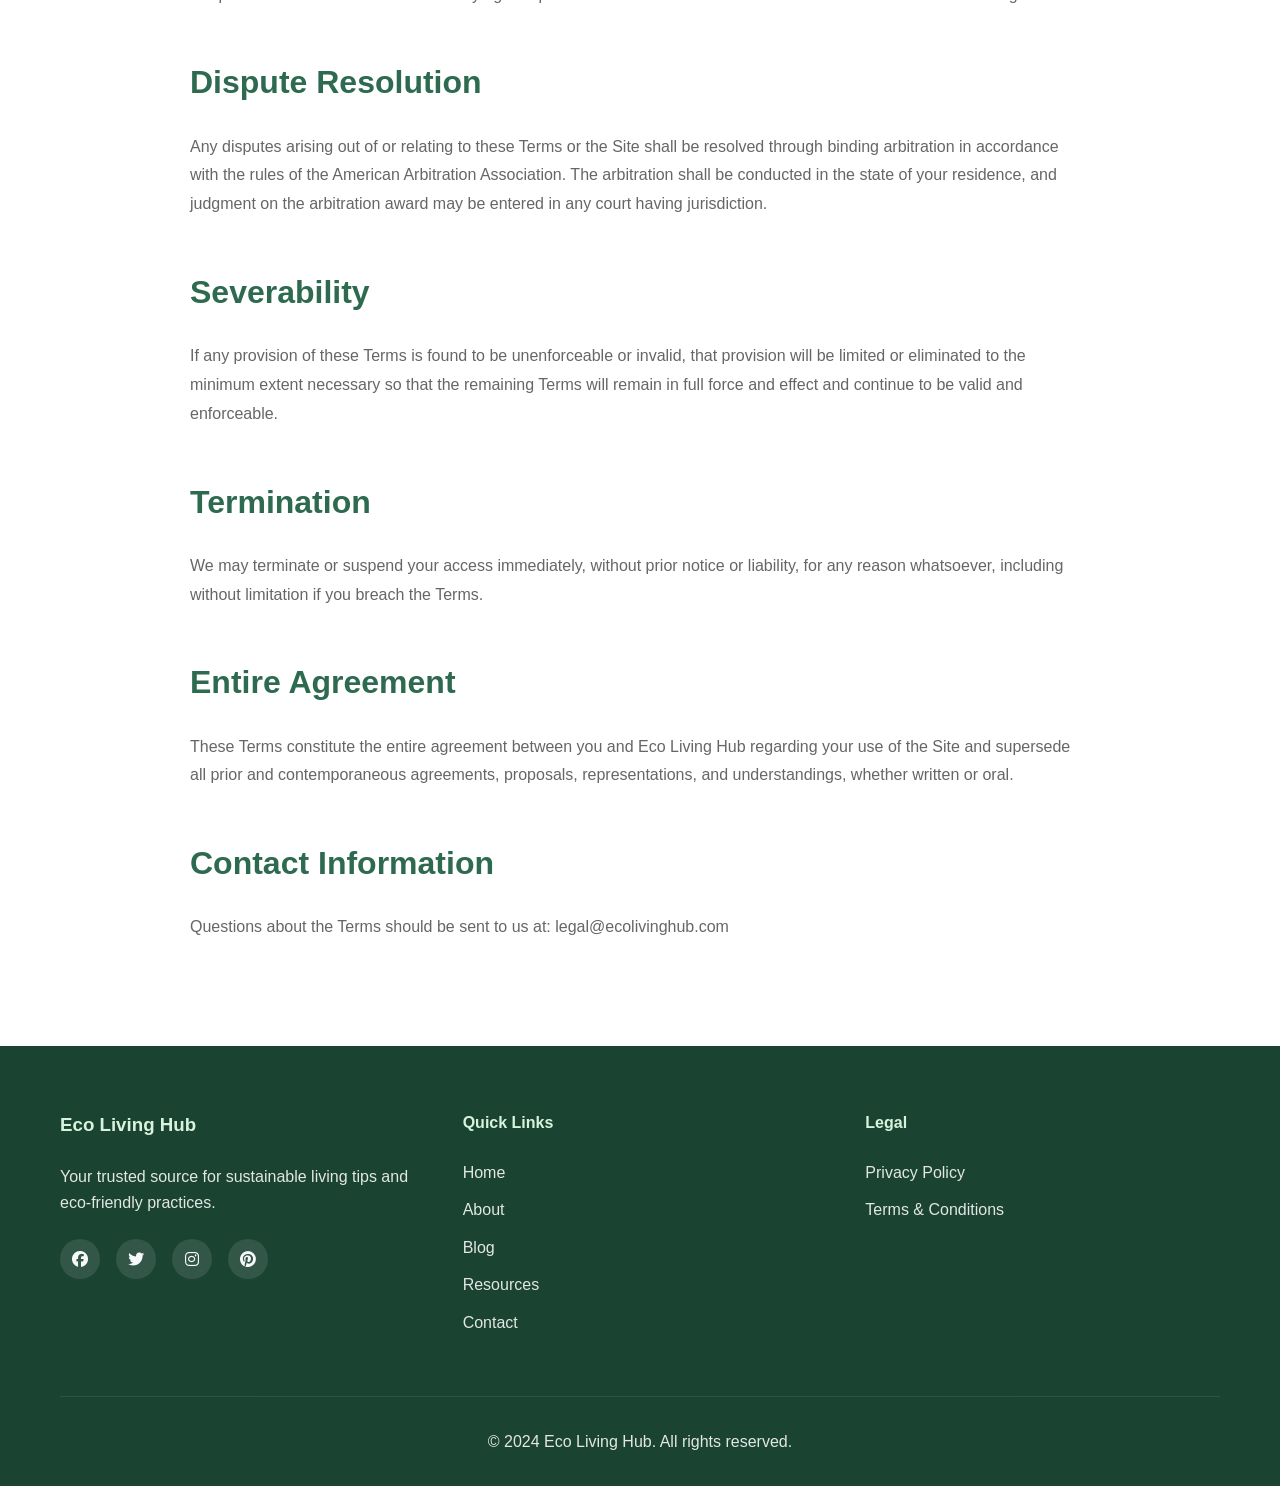
<file: terms.html>
<!DOCTYPE html>
<html lang="en">
<head>
    <meta charset="UTF-8">
    <meta name="viewport" content="width=device-width, initial-scale=1.0">
    <meta name="description" content="Terms & Conditions for Eco Living Hub - Read our terms of use, disclaimers, and legal agreements for using our website.">
    <meta name="keywords" content="terms and conditions, terms of use, legal agreement, disclaimer">
    <meta name="author" content="Eco Living Hub">
    <title>Terms & Conditions - Eco Living Hub</title>
    <link rel="stylesheet" href="style/styles.css">
    <link rel="stylesheet" href="https://cdnjs.cloudflare.com/ajax/libs/font-awesome/6.4.0/css/all.min.css">
    <script async src="https://pagead2.googlesyndication.com/pagead/js/adsbygoogle.js?client=ca-pub-9865163912783459"
     crossorigin="anonymous"></script>
</head>
<body>
    <!-- Navigation -->
    <nav class="navbar">
        <div class="container">
            <div class="nav-brand">
                <a href="index.html">Eco Living Hub</a>
            </div>
            <button class="nav-toggle" aria-label="Toggle navigation">
                <span></span>
                <span></span>
                <span></span>
            </button>
            <ul class="nav-menu">
                <li><a href="index.html">Home</a></li>
                <li><a href="about.html">About</a></li>
                <li><a href="blog.html">Blog</a></li>
                <li><a href="resources.html">Resources</a></li>
                <li><a href="contact.html">Contact</a></li>
            </ul>
        </div>
    </nav>

    <!-- Terms & Conditions Hero -->
    <header class="page-hero">
        <div class="container">
            <h1>Terms & Conditions</h1>
            <p>Last updated: January 15, 2024</p>
        </div>
    </header>

    <!-- Terms & Conditions Content -->
    <section class="policy-content">
        <div class="container">
            <div class="policy-text">
                <h2>Introduction</h2>
                <p>Welcome to Eco Living Hub. These Terms & Conditions ("Terms") govern your use of our website ecolivinghub.com (the "Site") and the services, information, and content provided by or through the Site (collectively, the "Services"). By accessing or using the Site, you agree to be bound by these Terms. If you disagree with any part of these terms, then you may not access the Site.</p>

                <h2>Changes to Terms</h2>
                <p>We reserve the right to modify these Terms at any time. All changes are effective immediately when we post them. Your continued use of the Site following the posting of revised Terms means that you accept and agree to the changes.</p>

                <h2>Use of the Site</h2>
                <h3>Eligibility</h3>
                <p>You must be at least 13 years old to use this Site. By using this Site, you represent and warrant that you are at least 13 years of age.</p>

                <h3>Permitted Use</h3>
                <p>You may use the Site for your personal, non-commercial purposes only. You agree not to:</p>
                <ul>
                    <li>Use the Site for any illegal purpose or to solicit others to perform or participate in any unlawful acts</li>
                    <li>Violate any international, federal, provincial, or state regulations, rules, laws, or local ordinances</li>
                    <li>Infringe upon or violate our intellectual property rights or the intellectual property rights of others</li>
                    <li>Harass, abuse, insult, harm, defame, slander, disparage, intimidate, or discriminate</li>
                    <li>Submit false or misleading information</li>
                    <li>Upload or transmit viruses or any other type of malicious code</li>
                    <li>Collect or track the personal information of others</li>
                    <li>Interfere with or disrupt the Site or servers or networks connected to the Site</li>
                </ul>

                <h2>Intellectual Property</h2>
                <p>The Site and its original content, features, and functionality are and will remain the exclusive property of Eco Living Hub and its licensors. The Site is protected by copyright, trademark, and other laws of both the United States and foreign countries. You may not reproduce, distribute, modify, create derivative works of, publicly display, publicly perform, republish, download, store, or transmit any of the material on our Site, except as permitted by law.</p>

                <h2>Content</h2>
                <h3>User-Generated Content</h3>
                <p>If you submit any content to the Site, including comments, feedback, or suggestions (collectively, "User Content"), you grant us a non-exclusive, royalty-free, perpetual, irrevocable, and fully sub-licensable right to use, reproduce, modify, adapt, publish, translate, create derivative works from, distribute, and display such User Content throughout the world in any media. You represent and warrant that you own or control all rights to the User Content and that the User Content does not violate any third-party rights.</p>

                <h3>Third-Party Content</h3>
                <p>The Site may contain links to third-party websites or resources. We are not responsible for the content, accuracy, or opinions expressed in such websites. Any reliance you place on such information is therefore strictly at your own risk.</p>

                <h2>Disclaimer of Warranties</h2>
                <p>THE SITE AND SERVICES ARE PROVIDED ON AN "AS IS" AND "AS AVAILABLE" BASIS WITHOUT WARRANTIES OF ANY KIND, EITHER EXPRESS OR IMPLIED, INCLUDING, BUT NOT LIMITED TO, IMPLIED WARRANTIES OF MERCHANTABILITY, FITNESS FOR A PARTICULAR PURPOSE, TITLE, AND NON-INFRINGEMENT. WE DO NOT WARRANT THAT THE SITE OR SERVICES WILL MEET YOUR REQUIREMENTS, THAT THE SITE WILL BE UNINTERRUPTED, TIMELY, SECURE, OR ERROR-FREE.</p>

                <h2>Limitation of Liability</h2>
                <p>IN NO EVENT SHALL ECO LIVING HUB, ITS DIRECTORS, EMPLOYEES, PARTNERS, AGENTS, SUPPLIERS, OR AFFILIATES, BE LIABLE FOR ANY INDIRECT, INCIDENTAL, SPECIAL, CONSEQUENTIAL, OR PUNITIVE DAMAGES, INCLUDING WITHOUT LIMITATION, LOSS OF PROFITS, DATA, USE, GOODWILL, OR OTHER INTANGIBLE LOSSES, RESULTING FROM YOUR ACCESS TO OR USE OF OR INABILITY TO ACCESS OR USE THE SITE.</p>

                <h2>Indemnification</h2>
                <p>You agree to defend, indemnify, and hold harmless Eco Living Hub and its licensee and licensors, and their employees, contractors, agents, officers, and directors, from and against any and all claims, damages, obligations, losses, liabilities, costs, or debt, and expenses (including but not limited to attorney's fees), resulting from or arising out of your use and access of the Site, your violation of any term of these Terms, or your violation of any third-party right.</p>

                <h2>Privacy Policy</h2>
                <p>Your use of the Site is also subject to our Privacy Policy. Please review our Privacy Policy, which also governs the Site and informs users of our data collection practices.</p>

                <h2>Governing Law</h2>
                <p>These Terms shall be governed and construed in accordance with the laws of the United States, without regard to its conflict of law provisions. Our failure to enforce any right or provision of these Terms will not be considered a waiver of those rights.</p>

                <h2>Dispute Resolution</h2>
                <p>Any disputes arising out of or relating to these Terms or the Site shall be resolved through binding arbitration in accordance with the rules of the American Arbitration Association. The arbitration shall be conducted in the state of your residence, and judgment on the arbitration award may be entered in any court having jurisdiction.</p>

                <h2>Severability</h2>
                <p>If any provision of these Terms is found to be unenforceable or invalid, that provision will be limited or eliminated to the minimum extent necessary so that the remaining Terms will remain in full force and effect and continue to be valid and enforceable.</p>

                <h2>Termination</h2>
                <p>We may terminate or suspend your access immediately, without prior notice or liability, for any reason whatsoever, including without limitation if you breach the Terms.</p>

                <h2>Entire Agreement</h2>
                <p>These Terms constitute the entire agreement between you and Eco Living Hub regarding your use of the Site and supersede all prior and contemporaneous agreements, proposals, representations, and understandings, whether written or oral.</p>

                <h2>Contact Information</h2>
                <p>Questions about the Terms should be sent to us at: legal@ecolivinghub.com</p>
            </div>
        </div>
    </section>

    <!-- Footer -->
    <footer>
        <div class="container">
            <div class="footer-content">
                <div class="footer-section">
                    <h3>Eco Living Hub</h3>
                    <p>Your trusted source for sustainable living tips and eco-friendly practices.</p>
                    <div class="social-links">
                        <a href="#" aria-label="Facebook"><i class="fab fa-facebook"></i></a>
                        <a href="#" aria-label="Twitter"><i class="fab fa-twitter"></i></a>
                        <a href="#" aria-label="Instagram"><i class="fab fa-instagram"></i></a>
                        <a href="#" aria-label="Pinterest"><i class="fab fa-pinterest"></i></a>
                    </div>
                </div>
                <div class="footer-section">
                    <h4>Quick Links</h4>
                    <ul>
                        <li><a href="index.html">Home</a></li>
                        <li><a href="about.html">About</a></li>
                        <li><a href="blog.html">Blog</a></li>
                        <li><a href="resources.html">Resources</a></li>
                        <li><a href="contact.html">Contact</a></li>
                    </ul>
                </div>
                <div class="footer-section">
                    <h4>Legal</h4>
                    <ul>
                        <li><a href="privacy.html">Privacy Policy</a></li>
                        <li><a href="terms.html">Terms & Conditions</a></li>
                    </ul>
                </div>
            </div>
            <div class="footer-bottom">
                <p>&copy; 2024 Eco Living Hub. All rights reserved.</p>
            </div>
        </div>
    </footer>

    <script src="js/script.js"></script>
</body>
</html>
</file>
<file: style/styles.css>
/* Reset and Base Styles */
* {
    margin: 0;
    padding: 0;
    box-sizing: border-box;
}

:root {
    --primary-color: #2d6a4f;
    --secondary-color: #40916c;
    --accent-color: #52b788;
    --light-color: #d8f3dc;
    --dark-color: #1b4332;
    --text-color: #333;
    --light-text: #f8f9fa;
    --border-color: #e0e0e0;
    --shadow: 0 2px 10px rgba(0, 0, 0, 0.1);
    --transition: all 0.3s ease;
}

html {
    scroll-behavior: smooth;
}

body {
    font-family: 'Segoe UI', Tahoma, Geneva, Verdana, sans-serif;
    line-height: 1.6;
    color: var(--text-color);
    background-color: #fff;
}

img {
    max-width: 100%;
    height: auto;
    display: block;
}

a {
    text-decoration: none;
    color: inherit;
    transition: var(--transition);
}

ul {
    list-style: none;
}

/* Container */
.container {
    max-width: 1200px;
    margin: 0 auto;
    padding: 0 20px;
}

/* Navigation */
.navbar {
    background-color: #fff;
    box-shadow: var(--shadow);
    position: sticky;
    top: 0;
    z-index: 1000;
}

.navbar .container {
    display: flex;
    justify-content: space-between;
    align-items: center;
    padding: 1rem 20px;
}

.nav-brand a {
    font-size: 1.5rem;
    font-weight: bold;
    color: var(--primary-color);
}

.nav-menu {
    display: flex;
    gap: 2rem;
}

.nav-menu a {
    color: var(--text-color);
    font-weight: 500;
    padding: 0.5rem 0;
    position: relative;
}

.nav-menu a::after {
    content: '';
    position: absolute;
    bottom: 0;
    left: 0;
    width: 0;
    height: 2px;
    background-color: var(--primary-color);
    transition: var(--transition);
}

.nav-menu a:hover::after,
.nav-menu a.active::after {
    width: 100%;
}

.nav-menu a:hover,
.nav-menu a.active {
    color: var(--primary-color);
}

.nav-toggle {
    display: none;
    flex-direction: column;
    background: none;
    border: none;
    cursor: pointer;
    padding: 0.5rem;
}

.nav-toggle span {
    width: 25px;
    height: 3px;
    background-color: var(--text-color);
    margin: 3px 0;
    transition: var(--transition);
}

/* Hero Section */
.hero {
    background: linear-gradient(135deg, var(--primary-color) 0%, var(--secondary-color) 100%);
    color: var(--light-text);
    padding: 6rem 0;
    text-align: center;
}

.hero-content {
    max-width: 800px;
    margin: 0 auto;
}

.hero h1 {
    font-size: 3rem;
    margin-bottom: 1.5rem;
    line-height: 1.2;
}

.hero p {
    font-size: 1.25rem;
    margin-bottom: 2rem;
    opacity: 0.95;
}

/* Buttons */
.btn {
    display: inline-block;
    padding: 0.75rem 2rem;
    border-radius: 5px;
    font-weight: 600;
    text-align: center;
    cursor: pointer;
    transition: var(--transition);
    border: none;
}

.btn-primary {
    background-color: var(--light-text);
    color: var(--primary-color);
}

.btn-primary:hover {
    background-color: var(--light-color);
    transform: translateY(-2px);
    box-shadow: 0 4px 12px rgba(0, 0, 0, 0.2);
}

/* Section Titles */
.section-title {
    text-align: center;
    font-size: 2.5rem;
    margin-bottom: 3rem;
    color: var(--primary-color);
}

/* Categories Section */
.categories {
    padding: 5rem 0;
    background-color: var(--light-color);
}

.category-grid {
    display: grid;
    grid-template-columns: repeat(auto-fit, minmax(250px, 1fr));
    gap: 2rem;
}

.category-card {
    background-color: #fff;
    padding: 2rem;
    border-radius: 10px;
    text-align: center;
    transition: var(--transition);
    box-shadow: var(--shadow);
}

.category-card:hover {
    transform: translateY(-5px);
    box-shadow: 0 5px 20px rgba(0, 0, 0, 0.15);
}

.category-icon {
    font-size: 3rem;
    color: var(--primary-color);
    margin-bottom: 1rem;
}

.category-card h3 {
    margin-bottom: 1rem;
    color: var(--primary-color);
}

.category-card p {
    margin-bottom: 1.5rem;
    color: var(--text-color);
}

.category-card a {
    color: var(--secondary-color);
    font-weight: 600;
}

.category-card a:hover {
    color: var(--primary-color);
}

/* Featured Articles Section */
.featured-articles {
    padding: 5rem 0;
}

.article-grid {
    display: grid;
    grid-template-columns: repeat(auto-fit, minmax(300px, 1fr));
    gap: 2rem;
}

.article-card {
    background-color: #fff;
    border-radius: 10px;
    overflow: hidden;
    box-shadow: var(--shadow);
    transition: var(--transition);
}

.article-card:hover {
    transform: translateY(-5px);
    box-shadow: 0 5px 20px rgba(0, 0, 0, 0.15);
}

.article-image {
    height: 200px;
    overflow: hidden;
}

.article-image img {
    width: 100%;
    height: 100%;
    object-fit: cover;
    transition: var(--transition);
}

.article-card:hover .article-image img {
    transform: scale(1.05);
}

.article-content {
    padding: 1.5rem;
}

.article-category {
    display: inline-block;
    background-color: var(--light-color);
    color: var(--primary-color);
    padding: 0.25rem 0.75rem;
    border-radius: 20px;
    font-size: 0.875rem;
    margin-bottom: 1rem;
}

.article-content h3 {
    margin-bottom: 0.75rem;
    color: var(--text-color);
}

.article-content p {
    margin-bottom: 1rem;
    color: #666;
}

.read-more {
    color: var(--secondary-color);
    font-weight: 600;
}

.read-more:hover {
    color: var(--primary-color);
}

/* Newsletter Section */
.newsletter {
    padding: 4rem 0;
    background-color: var(--primary-color);
    color: var(--light-text);
    text-align: center;
}

.newsletter h2 {
    margin-bottom: 1rem;
}

.newsletter p {
    margin-bottom: 2rem;
    opacity: 0.95;
}

.newsletter-form {
    display: flex;
    justify-content: center;
    gap: 1rem;
    max-width: 500px;
    margin: 0 auto;
}

.newsletter-form input {
    flex: 1;
    padding: 0.75rem 1rem;
    border: none;
    border-radius: 5px;
    font-size: 1rem;
}

.newsletter-form button {
    background-color: var(--light-text);
    color: var(--primary-color);
    border: none;
    padding: 0.75rem 2rem;
    border-radius: 5px;
    font-weight: 600;
    cursor: pointer;
    transition: var(--transition);
}

.newsletter-form button:hover {
    background-color: var(--light-color);
}

/* Footer */
footer {
    background-color: var(--dark-color);
    color: var(--light-text);
    padding: 4rem 0 2rem;
}

.footer-content {
    display: grid;
    grid-template-columns: repeat(auto-fit, minmax(200px, 1fr));
    gap: 3rem;
    margin-bottom: 3rem;
}

.footer-section h3,
.footer-section h4 {
    margin-bottom: 1.5rem;
    color: var(--light-color);
}

.footer-section p {
    margin-bottom: 1.5rem;
    opacity: 0.9;
}

.social-links {
    display: flex;
    gap: 1rem;
}

.social-links a {
    width: 40px;
    height: 40px;
    background-color: rgba(255, 255, 255, 0.1);
    border-radius: 50%;
    display: flex;
    align-items: center;
    justify-content: center;
    transition: var(--transition);
}

.social-links a:hover {
    background-color: var(--accent-color);
}

.footer-section ul li {
    margin-bottom: 0.75rem;
}

.footer-section ul a {
    opacity: 0.9;
}

.footer-section ul a:hover {
    opacity: 1;
    color: var(--light-color);
}

.footer-bottom {
    text-align: center;
    padding-top: 2rem;
    border-top: 1px solid rgba(255, 255, 255, 0.1);
    opacity: 0.9;
}

/* Responsive Design */
@media (max-width: 768px) {
    .nav-toggle {
        display: flex;
    }

    .nav-menu {
        position: fixed;
        top: 70px;
        left: -100%;
        width: 100%;
        background-color: #fff;
        flex-direction: column;
        padding: 2rem;
        box-shadow: var(--shadow);
        transition: var(--transition);
    }

    .nav-menu.active {
        left: 0;
    }

    .hero h1 {
        font-size: 2rem;
    }

    .hero p {
        font-size: 1rem;
    }

    .section-title {
        font-size: 2rem;
    }

    .newsletter-form {
        flex-direction: column;
    }

    .newsletter-form input,
    .newsletter-form button {
        width: 100%;
    }
}

@media (max-width: 480px) {
    .hero h1 {
        font-size: 1.75rem;
    }

    .hero p {
        font-size: 0.9rem;
    }

    .category-grid,
    .article-grid {
        grid-template-columns: 1fr;
    }
}

/* Page Hero */
.page-hero {
    background: linear-gradient(135deg, var(--primary-color) 0%, var(--secondary-color) 100%);
    color: var(--light-text);
    padding: 4rem 0;
    text-align: center;
}

.page-hero h1 {
    font-size: 2.5rem;
    margin-bottom: 0.5rem;
}

.page-hero p {
    font-size: 1.1rem;
    opacity: 0.95;
}

/* About Page Styles */
.mission {
    padding: 5rem 0;
}

.mission-content {
    display: grid;
    grid-template-columns: 1fr 1fr;
    gap: 4rem;
    align-items: center;
}

.mission-text h2 {
    font-size: 2rem;
    margin-bottom: 1.5rem;
    color: var(--primary-color);
}

.mission-text p {
    margin-bottom: 1.5rem;
    line-height: 1.8;
}

.mission-image img {
    border-radius: 10px;
    box-shadow: var(--shadow);
}

.values {
    padding: 5rem 0;
    background-color: var(--light-color);
}

.values-grid {
    display: grid;
    grid-template-columns: repeat(auto-fit, minmax(250px, 1fr));
    gap: 2rem;
}

.value-card {
    background-color: #fff;
    padding: 2rem;
    border-radius: 10px;
    text-align: center;
    transition: var(--transition);
    box-shadow: var(--shadow);
}

.value-card:hover {
    transform: translateY(-5px);
    box-shadow: 0 5px 20px rgba(0, 0, 0, 0.15);
}

.value-icon {
    font-size: 2.5rem;
    color: var(--primary-color);
    margin-bottom: 1rem;
}

.value-card h3 {
    margin-bottom: 1rem;
    color: var(--primary-color);
}

.team {
    padding: 5rem 0;
}

.team-grid {
    display: grid;
    grid-template-columns: repeat(auto-fit, minmax(300px, 1fr));
    gap: 2rem;
}

.team-member {
    background-color: #fff;
    border-radius: 10px;
    overflow: hidden;
    box-shadow: var(--shadow);
    transition: var(--transition);
}

.team-member:hover {
    transform: translateY(-5px);
    box-shadow: 0 5px 20px rgba(0, 0, 0, 0.15);
}

.member-image {
    height: 300px;
    overflow: hidden;
}

.member-image img {
    width: 100%;
    height: 100%;
    object-fit: cover;
}

.member-info {
    padding: 1.5rem;
    text-align: center;
}

.member-info h3 {
    margin-bottom: 0.5rem;
    color: var(--text-color);
}

.member-role {
    color: var(--secondary-color);
    font-weight: 600;
    margin-bottom: 1rem;
}

/* Blog Page Styles */
.blog-categories {
    padding: 3rem 0;
    background-color: var(--light-color);
}

.category-filter {
    display: flex;
    justify-content: center;
    gap: 1rem;
    flex-wrap: wrap;
}

.filter-btn {
    padding: 0.75rem 1.5rem;
    border: 2px solid var(--primary-color);
    background-color: transparent;
    color: var(--primary-color);
    border-radius: 25px;
    font-weight: 600;
    cursor: pointer;
    transition: var(--transition);
}

.filter-btn:hover,
.filter-btn.active {
    background-color: var(--primary-color);
    color: var(--light-text);
}

.blog-articles {
    padding: 5rem 0;
}

.articles-grid {
    display: grid;
    grid-template-columns: repeat(auto-fit, minmax(350px, 1fr));
    gap: 2rem;
}

.blog-card {
    background-color: #fff;
    border-radius: 10px;
    overflow: hidden;
    box-shadow: var(--shadow);
    transition: var(--transition);
}

.blog-card:hover {
    transform: translateY(-5px);
    box-shadow: 0 5px 20px rgba(0, 0, 0, 0.15);
}

.blog-image {
    position: relative;
    height: 250px;
    overflow: hidden;
}

.blog-image img {
    width: 100%;
    height: 100%;
    object-fit: cover;
    transition: var(--transition);
}

.blog-card:hover .blog-image img {
    transform: scale(1.05);
}

.blog-category {
    position: absolute;
    top: 1rem;
    left: 1rem;
    background-color: var(--primary-color);
    color: var(--light-text);
    padding: 0.5rem 1rem;
    border-radius: 20px;
    font-size: 0.875rem;
    font-weight: 600;
}

.blog-content {
    padding: 1.5rem;
}

.blog-meta {
    display: flex;
    gap: 1rem;
    margin-bottom: 1rem;
    font-size: 0.875rem;
    color: #666;
}

.blog-meta span {
    display: flex;
    align-items: center;
    gap: 0.5rem;
}

.blog-content h2 {
    font-size: 1.5rem;
    margin-bottom: 1rem;
    color: var(--text-color);
}

.blog-content p {
    margin-bottom: 1.5rem;
    color: #666;
    line-height: 1.6;
}

.pagination {
    display: flex;
    justify-content: center;
    gap: 0.5rem;
    margin-top: 3rem;
}

.page-link {
    width: 40px;
    height: 40px;
    display: flex;
    align-items: center;
    justify-content: center;
    border: 2px solid var(--border-color);
    border-radius: 5px;
    color: var(--text-color);
    transition: var(--transition);
}

.page-link:hover,
.page-link.active {
    background-color: var(--primary-color);
    border-color: var(--primary-color);
    color: var(--light-text);
}

.page-link.disabled {
    opacity: 0.5;
    cursor: not-allowed;
    pointer-events: none;
}

/* Resources Page Styles */
.resources-content {
    padding: 5rem 0;
}

.resource-section {
    margin-bottom: 5rem;
}

.resource-grid {
    display: grid;
    grid-template-columns: repeat(auto-fit, minmax(300px, 1fr));
    gap: 2rem;
}

.resource-card {
    background-color: #fff;
    padding: 2rem;
    border-radius: 10px;
    box-shadow: var(--shadow);
    transition: var(--transition);
}

.resource-card:hover {
    transform: translateY(-5px);
    box-shadow: 0 5px 20px rgba(0, 0, 0, 0.15);
}

.resource-icon {
    font-size: 2.5rem;
    color: var(--primary-color);
    margin-bottom: 1rem;
}

.resource-card h3 {
    margin-bottom: 1rem;
    color: var(--primary-color);
}

.resource-card p {
    margin-bottom: 1.5rem;
    color: #666;
}

.resource-link {
    color: var(--secondary-color);
    font-weight: 600;
    display: inline-flex;
    align-items: center;
    gap: 0.5rem;
}

.resource-link:hover {
    color: var(--primary-color);
}

/* Contact Page Styles */
.contact-content {
    padding: 5rem 0;
}

.contact-wrapper {
    display: grid;
    grid-template-columns: 1fr 1fr;
    gap: 4rem;
}

.contact-form-section,
.contact-info-section {
    background-color: #fff;
    padding: 2rem;
    border-radius: 10px;
    box-shadow: var(--shadow);
}

.contact-form-section h2,
.contact-info-section h2 {
    margin-bottom: 1.5rem;
    color: var(--primary-color);
}

.contact-form-section p {
    margin-bottom: 2rem;
    color: #666;
}

.contact-form {
    display: flex;
    flex-direction: column;
    gap: 1.5rem;
}

.form-group {
    display: flex;
    flex-direction: column;
    gap: 0.5rem;
}

.form-group label {
    font-weight: 600;
    color: var(--text-color);
}

.form-group input,
.form-group textarea {
    padding: 0.75rem;
    border: 2px solid var(--border-color);
    border-radius: 5px;
    font-size: 1rem;
    transition: var(--transition);
}

.form-group input:focus,
.form-group textarea:focus {
    outline: none;
    border-color: var(--primary-color);
}

.contact-info-item {
    display: flex;
    gap: 1.5rem;
    margin-bottom: 2rem;
}

.contact-icon {
    width: 50px;
    height: 50px;
    background-color: var(--light-color);
    border-radius: 50%;
    display: flex;
    align-items: center;
    justify-content: center;
    font-size: 1.5rem;
    color: var(--primary-color);
    flex-shrink: 0;
}

.contact-details h3 {
    margin-bottom: 0.5rem;
    color: var(--primary-color);
}

.contact-details p {
    color: #666;
}

/* Article Page Styles */
.article-header {
    background: linear-gradient(135deg, var(--primary-color) 0%, var(--secondary-color) 100%);
    color: var(--light-text);
    padding: 4rem 0;
    text-align: center;
}

.article-header .article-category {
    background-color: var(--light-color);
    color: var(--primary-color);
    padding: 0.5rem 1rem;
    border-radius: 20px;
    font-size: 0.875rem;
    font-weight: 600;
    display: inline-block;
    margin-bottom: 1.5rem;
}

.article-header h1 {
    font-size: 2.5rem;
    margin-bottom: 1.5rem;
    line-height: 1.3;
}

.article-header .article-meta {
    display: flex;
    justify-content: center;
    gap: 2rem;
    font-size: 0.9rem;
    opacity: 0.95;
}

.article-header .article-meta span {
    display: flex;
    align-items: center;
    gap: 0.5rem;
}

.article-featured-image {
    max-height: 600px;
    overflow: hidden;
}

.article-featured-image img {
    width: 100%;
    height: 100%;
    object-fit: cover;
}

.article-content-wrapper {
    padding: 5rem 0;
}

.article-content-wrapper .container {
    display: grid;
    grid-template-columns: 2fr 1fr;
    gap: 4rem;
}

.article-body {
    max-width: 800px;
}

.article-intro {
    font-size: 1.25rem;
    line-height: 1.8;
    color: #666;
    margin-bottom: 2rem;
    font-style: italic;
}

.article-body h2 {
    font-size: 2rem;
    margin-top: 3rem;
    margin-bottom: 1.5rem;
    color: var(--primary-color);
}

.article-body h2:first-of-type {
    margin-top: 0;
}

.article-body p {
    margin-bottom: 1.5rem;
    line-height: 1.8;
    color: #666;
}

.article-body ul {
    list-style: disc;
    margin-left: 2rem;
    margin-bottom: 1.5rem;
}

.article-body li {
    margin-bottom: 0.75rem;
    line-height: 1.6;
    color: #666;
}

.article-sidebar {
    position: sticky;
    top: 100px;
    height: fit-content;
}

.sidebar-widget {
    background-color: #fff;
    padding: 2rem;
    border-radius: 10px;
    box-shadow: var(--shadow);
    margin-bottom: 2rem;
}

.sidebar-widget h3 {
    font-size: 1.25rem;
    margin-bottom: 1.5rem;
    color: var(--primary-color);
}

.author-info {
    display: flex;
    gap: 1rem;
    margin-bottom: 1rem;
}

.author-info img {
    width: 80px;
    height: 80px;
    border-radius: 50%;
    object-fit: cover;
}

.author-info h4 {
    margin-bottom: 0.25rem;
    color: var(--text-color);
}

.author-info p {
    font-size: 0.875rem;
    color: var(--secondary-color);
}

.sidebar-widget p {
    color: #666;
    line-height: 1.6;
}

.related-articles {
    list-style: none;
    margin-left: 0;
}

.related-articles li {
    margin-bottom: 1.5rem;
}

.related-articles a {
    display: flex;
    gap: 1rem;
    align-items: center;
}

.related-articles img {
    width: 80px;
    height: 80px;
    object-fit: cover;
    border-radius: 5px;
}

.related-articles span {
    color: var(--text-color);
    font-weight: 500;
}

.related-articles a:hover span {
    color: var(--primary-color);
}

.categories-list {
    list-style: none;
    margin-left: 0;
}

.categories-list li {
    margin-bottom: 0.75rem;
}

.categories-list a {
    color: var(--text-color);
    display: flex;
    align-items: center;
    gap: 0.5rem;
}

.categories-list a:hover {
    color: var(--primary-color);
}

/* Privacy Policy & Terms Styles */
.policy-content {
    padding: 5rem 0;
}

.policy-text {
    max-width: 900px;
    margin: 0 auto;
}

.policy-text h2 {
    font-size: 2rem;
    margin-bottom: 1.5rem;
    margin-top: 3rem;
    color: var(--primary-color);
}

.policy-text h2:first-of-type {
    margin-top: 0;
}

.policy-text h3 {
    font-size: 1.5rem;
    margin-bottom: 1rem;
    margin-top: 2rem;
    color: var(--secondary-color);
}

.policy-text p {
    margin-bottom: 1.5rem;
    line-height: 1.8;
    color: #666;
}

.policy-text ul {
    list-style: disc;
    margin-left: 2rem;
    margin-bottom: 1.5rem;
}

.policy-text li {
    margin-bottom: 0.75rem;
    line-height: 1.6;
    color: #666;
}

/* Responsive Design for Additional Pages */
@media (max-width: 968px) {
    .mission-content,
    .contact-wrapper {
        grid-template-columns: 1fr;
        gap: 3rem;
    }
    
    .mission-image {
        order: -1;
    }
}

@media (max-width: 768px) {
    .page-hero h1 {
        font-size: 2rem;
    }
    
    .page-hero p {
        font-size: 1rem;
    }
    
    .category-filter {
        flex-direction: column;
        align-items: stretch;
    }
    
    .filter-btn {
        width: 100%;
    }
    
    .articles-grid {
        grid-template-columns: 1fr;
    }
    
    .resource-grid {
        grid-template-columns: 1fr;
    }
    
    .team-grid {
        grid-template-columns: 1fr;
    }
    
    .values-grid {
        grid-template-columns: 1fr;
    }
    
    .policy-text h2 {
        font-size: 1.75rem;
    }
    
    .policy-text h3 {
        font-size: 1.25rem;
    }
}

@media (max-width: 480px) {
    .contact-form-section,
    .contact-info-section {
        padding: 1.5rem;
    }
    
    .resource-card,
    .value-card {
        padding: 1.5rem;
    }
    
    .blog-content {
        padding: 1rem;
    }
    
    .blog-content h2 {
        font-size: 1.25rem;
    }
    
    .policy-text h2 {
        font-size: 1.5rem;
    }
    
    .policy-text h3 {
        font-size: 1.1rem;
    }
}
</file>
